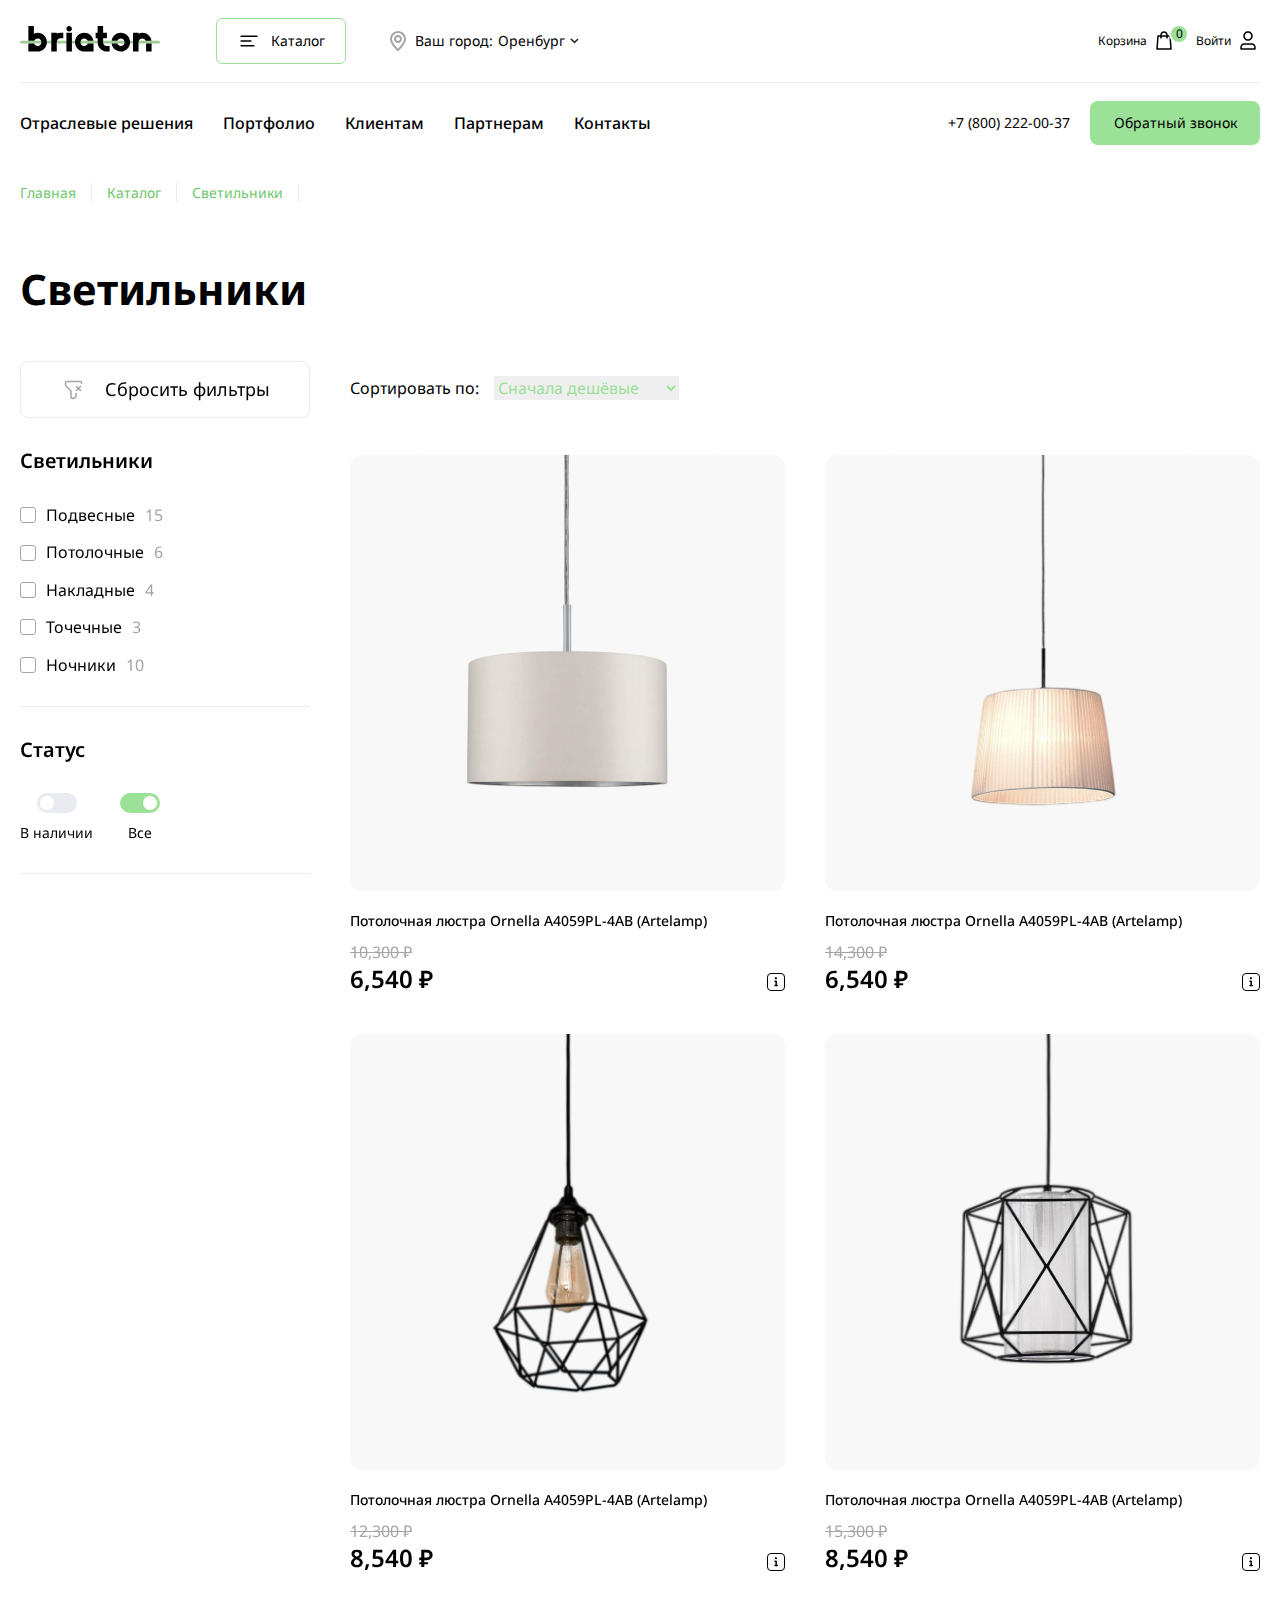
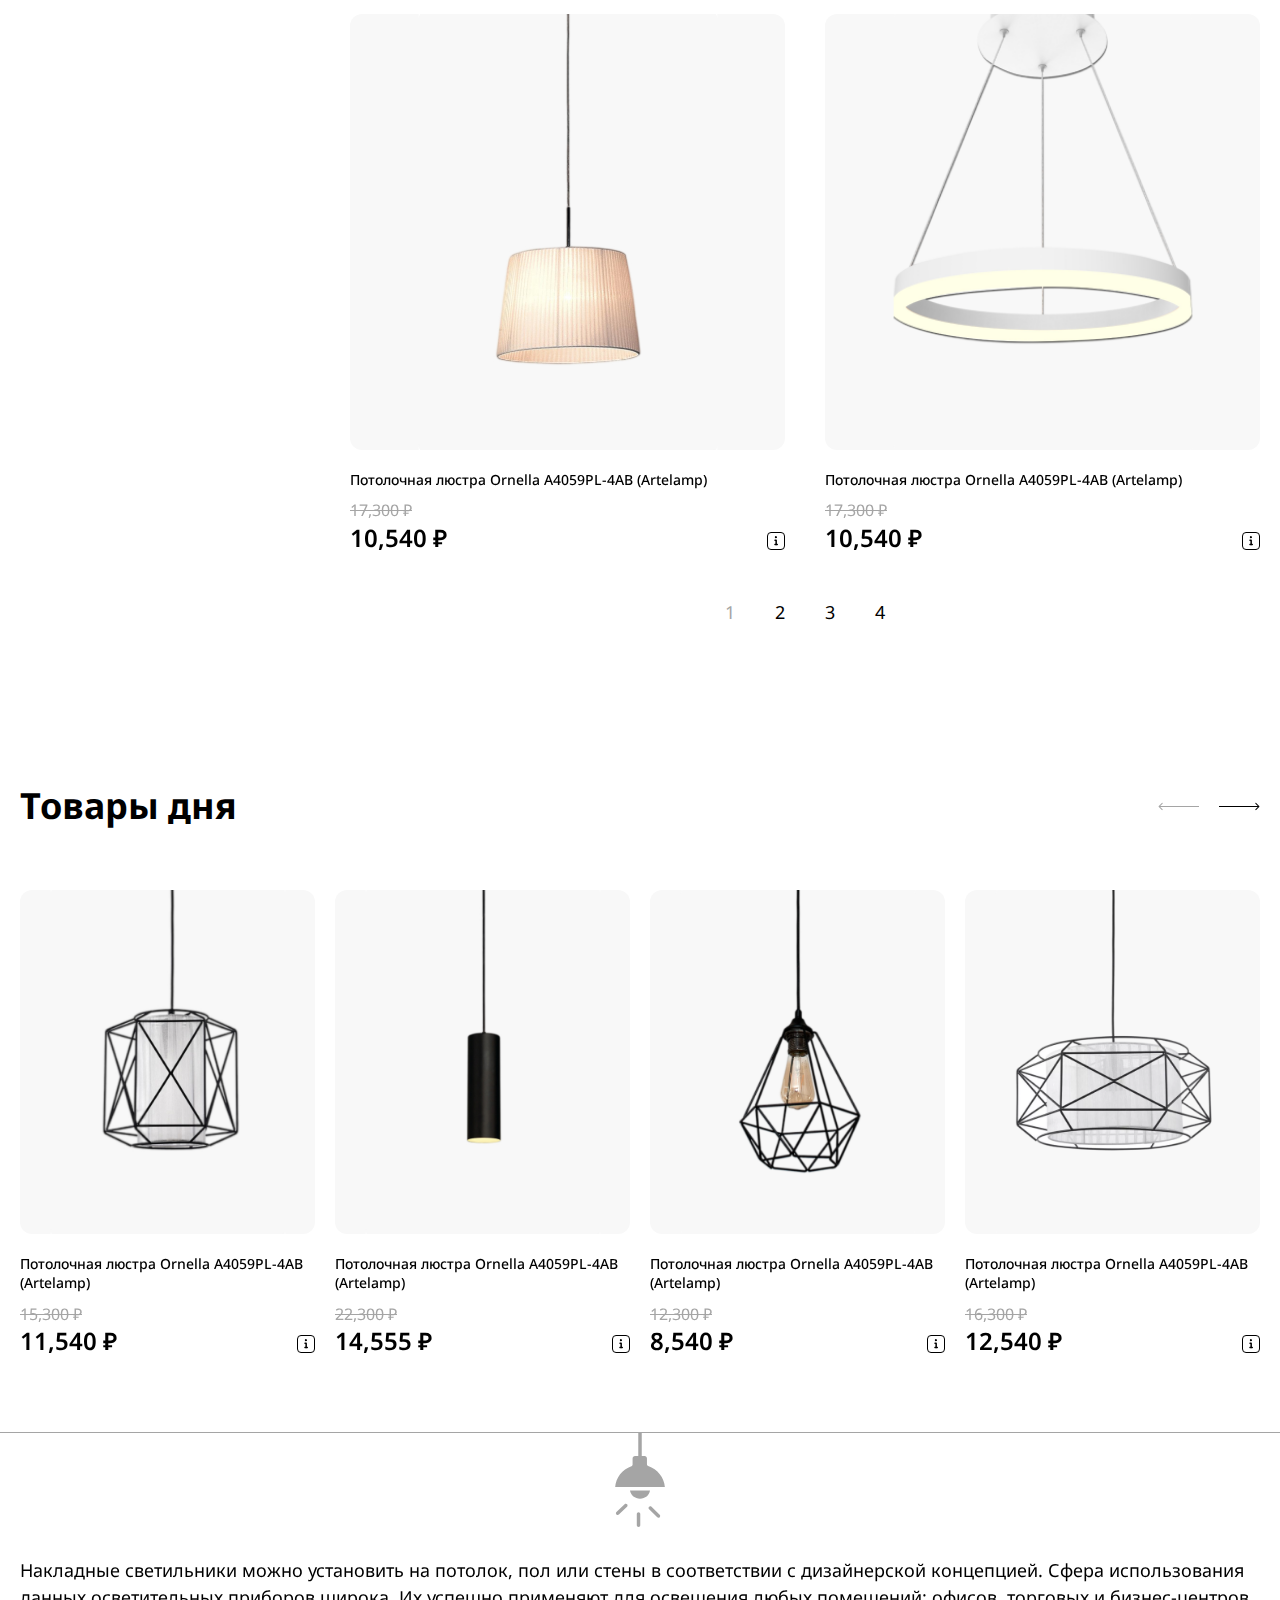
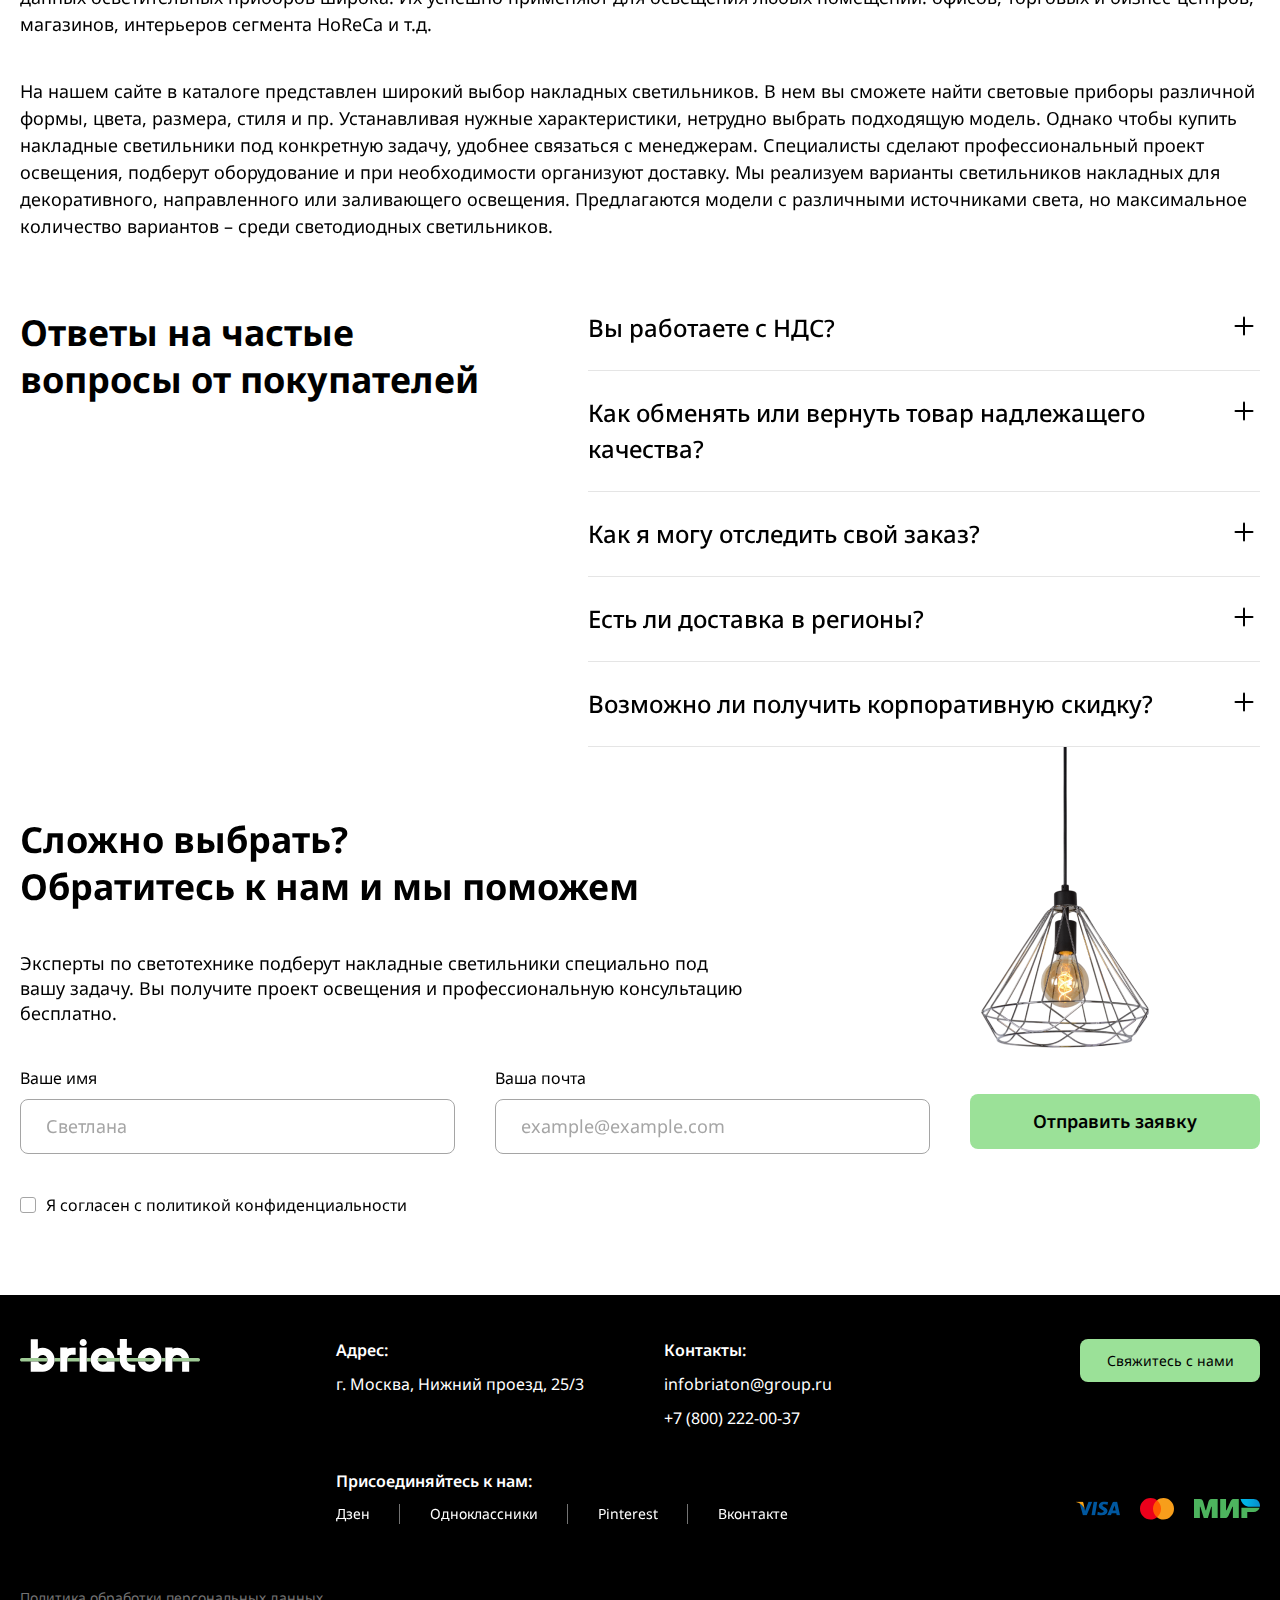
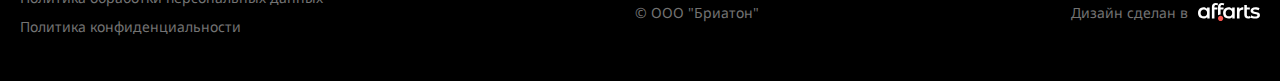
<file: index.html>
<!DOCTYPE html>
<html lang="ru">

<head>
  <meta charset="UTF-8">
  <meta name="viewport" content="width=device-width, initial-scale=1.0">
  <meta http-equiv="X-UA-Compatible" content="ie=edge">
  <link rel="stylesheet" href="css/style.css">
  <title>Каталог товаров - Briaton</title>
</head>

<body>
  <header class="header">
    <div class="container">

      <!-- Header - top -->
      <div class="header__top">
        <a href="#" class="header__logo-link">
          <svg class="header__logo" width="140" height="26" aria-hidden="true">
            <use xlink:href="images/sprite.svg#icon-logo"></use>
          </svg>
        </a>
        <button class="header__catalog-btn" type="button">
          <svg class="header__logo" width="24" height="24" aria-hidden="true">
            <use xlink:href="images/sprite.svg#icon-menu"></use>
          </svg>
          <span class="header__catalog-text">Каталог</span>
        </button>

        <!-- Location -->
        <div class="header__location location">
          <svg class="location__icon" width="24" height="24" aria-hidden="true">
            <use xlink:href="images/sprite.svg#icon-location"></use>
          </svg>
          <span class="location__text">Ваш город:</span>
          <button class="location__city" type="button">
            <span class="location__city-name">Оренбург</span>
            <svg class="location__arrow" width="9" height="6" aria-hidden="true">
              <use xlink:href="images/sprite.svg#icon-arrow-bottom"></use>
            </svg>
          </button>
          <ul class="location__sublist">
            <li class="location__subitem">
              <button class="location__sublink" type="button">Москва</button>
            </li>
            <li class="location__subitem">
              <button class="location__sublink" type="button">Оренбург</button>
            </li>
            <li class="location__subitem">
              <button class="location__sublink" type="button">Санкт-Петербург</button>
            </li>
          </ul>
        </div>

        <!-- User list -->
        <ul class="header__user-list">
          <li class="header__user-item">
            <button class="header__user-btn" type="button">
              <span class="header__user-text">Корзина</span>
              <svg class="header__user-icon" width="24" height="24" aria-hidden="true">
                <use xlink:href="images/sprite.svg#icon-basket"></use>
              </svg>
              <span class="header__user-count">2</span>
            </button>

            <!-- Basket -->
            <div class="header__basket basket">
              <ul class="basket__list">
                <!--
              <li class="basket__item">
                <div class="basket__img">
                  <img src="images/item-1.png" alt="Фотография товара" height="60" width="60">
                </div>
                <span class="basket__name">Citilux Идальго CL434321 Бра с выключателем</span>
                <span class="basket__price">5690 руб</span>
                <button class="basket__item-close" type="button">
                  <svg class="main-menu__icon" width="24" height="24" aria-hidden="true">
                    <use xlink:href="images/sprite.svg#icon-close"></use>
                  </svg>
                </button>
              </li>
               -->
              </ul>
              <!-- <a class="basket__link btn" href="#">Перейти к оформлению</a> -->
              <div class="basket__empty-block">Корзина пока пуста</div>
            </div>
          </li>
          <li class="header__user-item">
            <button class="header__user-btn" type="button">
              <span class="header__user-text">Войти</span>
              <svg class="header__user-icon" width="24" height="24" aria-hidden="true">
                <use xlink:href="images/sprite.svg#icon-user"></use>
              </svg>
            </button>
          </li>
        </ul>
      </div>

      <!-- Header - bottom -->
      <div class="header__bottom">
        <ul class="header__nav-list">
          <li class="header__nav-item">
            <a class="header__nav-link" href="#">Отраслевые решения</a>
          </li>
          <li class="header__nav-item">
            <a class="header__nav-link" href="#">Портфолио</a>
          </li>
          <li class="header__nav-item">
            <a class="header__nav-link" href="#">Клиентам</a>
          </li>
          <li class="header__nav-item">
            <a class="header__nav-link" href="#">Партнерам</a>
          </li>
          <li class="header__nav-item">
            <a class="header__nav-link" href="#">Контакты</a>
          </li>
        </ul>
        <div class="header__contacts">
          <a href="tel:+78002220037" class="header__phone">+7 (800) 222-00-37</a>
          <button class="header__btn btn" type="button">Обратный звонок</button>
        </div>
      </div>

      <!-- Catalog -->
      <div class="header__catalog main-menu">
        <div class="main-menu__wrapper">
          <div class="main-menu__heading">
            <h2 class="main-menu__title">Категории товаров</h2>
            <button class="main-menu__close" type="button">
              <svg class="main-menu__icon" width="24" height="24" aria-hidden="true">
                <use xlink:href="images/sprite.svg#icon-close"></use>
              </svg>
            </button>
          </div>
          <ul class="main-menu__list">
            <li class="main-menu__item">
              <a class="main-menu__link" href="#">Люстры</a>
            </li>
            <li class="main-menu__item">
              <a class="main-menu__link main-menu__link--active" href="#">Светильники</a>
            </li>
            <li class="main-menu__item">
              <a class="main-menu__link" href="#">Бра и подсветки</a>
            </li>
            <li class="main-menu__item">
              <a class="main-menu__link" href="#">Споты</a>
            </li>
            <li class="main-menu__item">
              <a class="main-menu__link" href="#">Настольные лампы</a>
            </li>
            <li class="main-menu__item">
              <a class="main-menu__link" href="#">Торшеры</a>
            </li>
            <li class="main-menu__item">
              <a class="main-menu__link" href="#">Трековые системы</a>
            </li>
            <li class="main-menu__item">
              <a class="main-menu__link" href="#">Уличное освещение</a>
            </li>
            <li class="main-menu__item">
              <a class="main-menu__link" href="#">Офисное освещение</a>
            </li>
            <li class="main-menu__item">
              <a class="main-menu__link" href="#">Лампочки</a>
            </li>
            <li class="main-menu__item">
              <a class="main-menu__link" href="#">Светодиоидная подсветка</a>
            </li>
            <li class="main-menu__item">
              <a class="main-menu__link" href="#">Предметы инерьера</a>
            </li>
            <li class="main-menu__item">
              <a class="main-menu__link" href="#">Электротовары</a>
            </li>
            <li class="main-menu__item">
              <a class="main-menu__link" href="#">Комплектующие</a>
            </li>
          </ul>
        </div>
      </div>
    </div>
  </header>

  <main>
    <!-- Breadcrumbs -->
    <div class="breadcrumbs">
      <div class="container">
        <ul class="breadcrumbs__list">
          <li class="breadcrumbs__item">
            <a class="breadcrumbs__link" href="#">Главная</a>
          </li>
          <li class="breadcrumbs__item">
            <a class="breadcrumbs__link" href="#">Каталог</a>
          </li>
          <li class="breadcrumbs__item">
            <a class="breadcrumbs__link" href="#">Светильники</a>
          </li>
        </ul>
      </div>
    </div>

    <section class="catalog">
      <div class="container">
        <h1 class="catalog__title">Светильники</h1>
        <div class="catalog__wrapper">
          <form action="#" method="get" class="catalog-form">
            <button class="catalog-form__reset" type="reset">
              <svg width="24" height="24" aria-hidden="true">
                <use xlink:href="images/sprite.svg#icon-filter"></use>
              </svg>
              <span class="catalog-form__reset-text">Сбросить фильтры</span>
            </button>
            <fieldset class="catalog-form__fieldset">
              <legend class="catalog-form__legend">Светильники</legend>
              <ul class="catalog-form__list-col">
                <li class="catalog-form__item-col">
                  <div class="custom-checkbox custom-checkbox--pendant">
                    <input class="visually-hidden custom-checkbox__field" id="pendant" type="checkbox" name="type"
                      value="pendant">
                    <label class="custom-checkbox__label" for="pendant">
                      <span class="custom-checkbox__name">
                        Подвесные
                      </span>
                      <svg class="custom-checkbox__icon" width="10" height="10" aria-hidden="true">
                        <use xlink:href="images/sprite.svg#icon-check"></use>
                      </svg>
                      <span class="custom-checkbox__count">158</span>
                    </label>
                  </div>
                </li>
                <li class="catalog-form__item-col">
                  <div class="custom-checkbox custom-checkbox--ceiling">
                    <input class="visually-hidden custom-checkbox__field" id="ceiling" type="checkbox" name="type"
                      value="ceiling">
                    <label class="custom-checkbox__label" for="ceiling">
                      <span class="custom-checkbox__name">
                        Потолочные
                      </span>
                      <svg class="custom-checkbox__icon" width="10" height="10" aria-hidden="true">
                        <use xlink:href="images/sprite.svg#icon-check"></use>
                      </svg>
                      <span class="custom-checkbox__count">118</span>
                    </label>
                  </div>
                </li>
                <li class="catalog-form__item-col">
                  <div class="custom-checkbox custom-checkbox--overhead">
                    <input class="visually-hidden custom-checkbox__field" id="overhead" type="checkbox" name="type"
                      value="overhead">
                    <label class="custom-checkbox__label" for="overhead">
                      <span class="custom-checkbox__name">
                        Накладные
                      </span>
                      <svg class="custom-checkbox__icon" width="10" height="10" aria-hidden="true">
                        <use xlink:href="images/sprite.svg#icon-check"></use>
                      </svg>
                      <span class="custom-checkbox__count">463</span>
                    </label>
                  </div>
                </li>
                <li class="catalog-form__item-col">
                  <div class="custom-checkbox custom-checkbox--point">
                    <input class="visually-hidden custom-checkbox__field" id="point" type="checkbox" name="type"
                      value="point">
                    <label class="custom-checkbox__label" for="point">
                      <span class="custom-checkbox__name">
                        Точечные
                      </span>
                      <svg class="custom-checkbox__icon" width="10" height="10" aria-hidden="true">
                        <use xlink:href="images/sprite.svg#icon-check"></use>
                      </svg>
                      <span class="custom-checkbox__count">158</span>
                    </label>
                  </div>
                </li>
                <li class="catalog-form__item-col">
                  <div class="custom-checkbox custom-checkbox--nightlights">
                    <input class="visually-hidden custom-checkbox__field" id="nightlights" type="checkbox" name="type"
                      value="nightlights">
                    <label class="custom-checkbox__label" for="nightlights">
                      <span class="custom-checkbox__name">
                        Ночники
                      </span>
                      <svg class="custom-checkbox__icon" width="10" height="10" aria-hidden="true">
                        <use xlink:href="images/sprite.svg#icon-check"></use>
                      </svg>
                      <span class="custom-checkbox__count">118</span>
                    </label>
                  </div>
                </li>
              </ul>
            </fieldset>
            <fieldset class="catalog-form__fieldset">
              <legend class="catalog-form__legend">Статус</legend>
              <ul class="catalog-form__list-row">
                <li class="catalog-form__item-row">
                  <div class="custom-radio">
                    <input class="visually-hidden custom-radio__field" id="instock" type="radio" name="status"
                      value="instock">
                    <label class="custom-radio__label" for="instock">
                      <span class="custom-radio__toggle"></span>
                      <span class="custom-radio__text">В наличии</span>
                    </label>
                  </div>
                </li>
                <li class="catalog-form__item-row">
                  <div class="custom-radio">
                    <input class="visually-hidden custom-radio__field" id="all-item" type="radio" name="status"
                      value="all-item" checked>
                    <label class="custom-radio__label" for="all-item">
                      <span class="custom-radio__toggle"></span>
                      <span class="custom-radio__text">Все</span>
                    </label>
                  </div>
                </li>
              </ul>
            </fieldset>
          </form>
          <div class="catalog__products">
            <div class="catalog__sort">
              <p class="catalog__sort-text">Сортировать по:</p>
              <select class="catalog__sort-select" name="sort">
                <option value="price-min">Сначала дешёвые</option>
                <option value="price-max">Сначала дорогие</option>
                <option value="rating-max">Сначала популярные</option>
              </select>
            </div>
            <ul class="catalog__list">
              <li class="catalog__item">
                <div class="product-card">
                  <div class="product-card__visual">
                    <img class="product-card__img" src="images/item-1.png" height="436" width="290"
                      alt="Изображение товара">
                    <div class="product-card__more">
                      <a href="#" class="product-card__link btn btn--icon">
                        <span class="btn__text">В корзину</span>
                        <svg width="24" height="24" aria-hidden="true">
                          <use xlink:href="images/sprite.svg#icon-basket"></use>
                        </svg>
                      </a>
                      <a href="#" class="product-card__link btn btn--secondary">
                        <span class="btn__text">Подробнее</span>
                      </a>
                    </div>
                  </div>
                  <div class="product-card__info">
                    <h2 class="product-card__title">Потолочная люстра Ornella A4059PL-4AB (Artelamp)</h2>
                    <span class="product-card__old">
                      <span class="product-card__old-number">15 300</span>
                      <span class="product-card__old-add">₽</span>
                    </span>
                    <span class="product-card__price">
                      <span class="product-card__price-number">11 540</span>
                      <span class="product-card__price-add">₽</span>
                    </span>
                    <div class="product-card__tooltip tooltip">
                      <button class="tooltip__btn" aria-label="Показать подсказку">
                        <svg class="tooltip__icon" width="5" height="10" aria-hidden="true">
                          <use xlink:href="images/sprite.svg#icon-i"></use>
                        </svg>
                      </button>
                      <div class="tooltip__content">
                        <span class="tooltip__text">Наличие товара по городам:</span>
                        <ul class="tooltip__list">
                          <li class="tooltip__item">
                            <span class="tooltip__text">Москва: <span class="tooltip__count">454</span></span>
                          </li>
                          <li class="tooltip__item">
                            <span class="tooltip__text">Оренбург: <span class="tooltip__count">381</span></span>
                          </li>
                          <li class="tooltip__item">
                            <span class="tooltip__text">Санкт-Петербург: <span class="tooltip__count">15</span></span>
                          </li>
                        </ul>
                      </div>
                    </div>
                  </div>
                </div>
              </li>
            </ul>
            <ol class="catalog__pagination">
              <li class="catalog__pagination-item">
                <button class="catalog__pagination-link">1</button>
              </li>
              <li class="catalog__pagination-item">
                <button class="catalog__pagination-link">2</button>
              </li>
              <li class="catalog__pagination-item">
                <button class="catalog__pagination-link">3</button>
              </li>
            </ol>
          </div>
        </div>
      </div>
    </section>

    <!-- Товары дня -->
    <section class="day-products">
      <div class="container">
        <div class="day-products__top">
          <h2 class="day-products__title">Товары дня</h2>

          <!-- Навигация для слайдера -->
          <div class="day-products__navigation">
            <button class="day-products__navigation-btn day-products__navigation-btn--prev" disabled type="button">
              <svg width="41" height="9" aria-hidden="true">
                <use xlink:href="images/sprite.svg#icon-arrow-prev"></use>
              </svg>
            </button>
            <button class="day-products__navigation-btn day-products__navigation-btn--next" type="button">
              <svg width="41" height="9" aria-hidden="true">
                <use xlink:href="images/sprite.svg#icon-arrow-next"></use>
              </svg>
            </button>
          </div>
        </div>

        <!-- Слайдер -->
        <div class="day-products__slider swiper">
          <ul class="day-products__list swiper-wrapper">
            <li class="day-products__item">
              <div class="product-card product-card--small">
                <div class="product-card__visual">
                  <img class="product-card__img" src="images/item-7.png" height="344" width="290"
                    alt="Изображение товара">
                  <div class="product-card__more">
                    <a href="#" class="product-card__link btn btn--icon">
                      <span class="btn__text">В корзину</span>
                      <svg width="24" height="24" aria-hidden="true">
                        <use xlink:href="images/sprite.svg#icon-basket"></use>
                      </svg>
                    </a>
                    <a href="#" class="product-card__link btn btn--secondary">
                      <span class="btn__text">Подробнее</span>
                    </a>
                  </div>
                </div>
                <div class="product-card__info">
                  <h2 class="product-card__title">Потолочная люстра Ornella A4059PL-4AB (Artelamp)</h2>
                  <span class="product-card__old">
                    <span class="product-card__old-number">15 300</span>
                    <span class="product-card__old-add">₽</span>
                  </span>
                  <span class="product-card__price">
                    <span class="product-card__price-number">11 540</span>
                    <span class="product-card__price-add">₽</span>
                  </span>
                  <div class="product-card__tooltip tooltip">
                    <button class="tooltip__btn" aria-label="Показать подсказку">
                      <svg class="tooltip__icon" width="5" height="10" aria-hidden="true">
                        <use xlink:href="images/sprite.svg#icon-i"></use>
                      </svg>
                    </button>
                    <div class="tooltip__content">
                      <span class="tooltip__text">Наличие товара по городам:</span>
                      <ul class="tooltip__list">
                        <li class="tooltip__item">
                          <span class="tooltip__text">Москва: <span class="tooltip__count">454</span></span>
                        </li>
                        <li class="tooltip__item">
                          <span class="tooltip__text">Оренбург: <span class="tooltip__count">381</span></span>
                        </li>
                        <li class="tooltip__item">
                          <span class="tooltip__text">Санкт-Петербург: <span class="tooltip__count">15</span></span>
                        </li>
                      </ul>
                    </div>
                  </div>
                </div>
              </div>
            </li>
          </ul>
        </div>
      </div>
    </section>

    <!-- Описание компании -->
    <section class="description">
      <div class="container">
        <svg class="description__lamp" width="94" height="94" aria-hidden="true">
          <use xlink:href="images/sprite.svg#icon-lamp"></use>
        </svg>
        <h2 class="visually-hidden">Описание магазина</h2>
        <div class="description__texts">
          <p>Накладные светильники можно установить на потолок, пол или стены в соответствии с дизайнерской концепцией.
            Сфера использования данных осветительных приборов широка. Их успешно применяют для освещения любых
            помещений: офисов, торговых и бизнес-центров, магазинов, интерьеров сегмента HoReCa и т.д.
          </p>
          <p>На нашем сайте в каталоге представлен широкий выбор накладных светильников. В нем вы сможете найти световые
            приборы различной формы, цвета, размера, стиля и пр. Устанавливая нужные характеристики, нетрудно выбрать
            подходящую модель. Однако чтобы купить накладные светильники под конкретную задачу, удобнее связаться с
            менеджерам. Специалисты сделают профессиональный проект освещения, подберут оборудование и при необходимости
            организуют доставку. Мы реализуем варианты светильников накладных для декоративного, направленного или
            заливающего освещения. Предлагаются модели с различными источниками света, но максимальное количество
            вариантов – среди светодиодных светильников.</p>
        </div>
      </div>
    </section>

    <!-- FAQ -->
    <section class="faq">
      <div class="container">
        <div class="faq__wrapper">
          <h2 class="faq__title">Ответы на частые вопросы от покупателей</h2>
          <div class="faq__accordion accordion">
            <div class="accordion__element">
              <button class="accordion__btn" type="button">
                <span class="accordion__btn-text">Вы работаете с НДС?</span>
                <span class="accordion__btn-icon"></span>
              </button>
              <div class="accordion__content">
                <div class="accordion__inner">
                  <div class="accordion__text">
                    <p>Вы можете отказаться от покупки. Товар должен быть надлежащего качества. Убедитесь, что сохранён
                      товарный вид, потребительские свойства, а также имеется документ, подтверждающий покупку товара,
                      на товаре отсутствуют следы сборки, ухудшающие его товарный вид.</p>
                    <p>Обращаем Ваше внимание, что расходы на доставку товара в случае возврата или обмена товара
                      надлежащего качества несет Покупатель.</p>
                  </div>
                </div>
              </div>
            </div>
            <div class="accordion__element">
              <button class="accordion__btn" type="button">
                <span class="accordion__btn-text">Как обменять или вернуть товар надлежащего качества?</span>
                <span class="accordion__btn-icon"></span>
              </button>
              <div class="accordion__content">
                <div class="accordion__inner">
                  <div class="accordion__text">
                    <p>Вы можете отказаться от покупки. Товар должен быть надлежащего качества. Убедитесь, что сохранён
                      товарный вид, потребительские свойства, а также имеется документ, подтверждающий покупку товара,
                      на товаре отсутствуют следы сборки, ухудшающие его товарный вид.</p>
                    <p>Обращаем Ваше внимание, что расходы на доставку товара в случае возврата или обмена товара
                      надлежащего качества несет Покупатель.</p>
                  </div>
                </div>
              </div>
            </div>
            <div class="accordion__element">
              <button class="accordion__btn" type="button">
                <span class="accordion__btn-text">Как я могу отследить свой заказ?</span>
                <span class="accordion__btn-icon"></span>
              </button>
              <div class="accordion__content">
                <div class="accordion__inner">
                  <div class="accordion__text">
                    <p>Вы можете отказаться от покупки. Товар должен быть надлежащего качества. Убедитесь, что сохранён
                      товарный вид, потребительские свойства, а также имеется документ, подтверждающий покупку товара,
                      на товаре отсутствуют следы сборки, ухудшающие его товарный вид.</p>
                    <p>Обращаем Ваше внимание, что расходы на доставку товара в случае возврата или обмена товара
                      надлежащего качества несет Покупатель.</p>
                  </div>
                </div>
              </div>
            </div>
            <div class="accordion__element">
              <button class="accordion__btn" type="button">
                <span class="accordion__btn-text">Есть ли доставка в регионы?</span>
                <span class="accordion__btn-icon"></span>
              </button>
              <div class="accordion__content">
                <div class="accordion__inner">
                  <div class="accordion__text">
                    <p>Вы можете отказаться от покупки. Товар должен быть надлежащего качества. Убедитесь, что сохранён
                      товарный вид, потребительские свойства, а также имеется документ, подтверждающий покупку товара,
                      на товаре отсутствуют следы сборки, ухудшающие его товарный вид.</p>
                    <p>Обращаем Ваше внимание, что расходы на доставку товара в случае возврата или обмена товара
                      надлежащего качества несет Покупатель.</p>
                  </div>
                </div>
              </div>
            </div>
            <div class="accordion__element">
              <button class="accordion__btn" type="button">
                <span class="accordion__btn-text">Возможно ли получить корпоративную скидку?</span>
                <span class="accordion__btn-icon"></span>
              </button>
              <div class="accordion__content">
                <div class="accordion__inner">
                  <div class="accordion__text">
                    <p>Вы можете отказаться от покупки. Товар должен быть надлежащего качества. Убедитесь, что сохранён
                      товарный вид, потребительские свойства, а также имеется документ, подтверждающий покупку товара,
                      на товаре отсутствуют следы сборки, ухудшающие его товарный вид.</p>
                    <p>Обращаем Ваше внимание, что расходы на доставку товара в случае возврата или обмена товара
                      надлежащего качества несет Покупатель.</p>
                  </div>
                </div>
              </div>
            </div>
          </div>
        </div>
      </div>
    </section>

    <!-- Форма -->
    <section class="questions">
      <div class="container">
        <div class="questions__wrapper">
          <h2 class="questions__title">
            <span class="questions__title-text">Сложно выбрать?</span>
            <span class="questions__title-text">Обратитесь к нам и мы поможем</span>
          </h2>
          <img class="questions__img" src="images/lamp.png" width="253" height="319" alt="Фотография лампы">
          <p class="questions__text">Эксперты по светотехнике подберут накладные светильники специально под вашу задачу.
            Вы получите проект освещения и профессиональную консультацию бесплатно.</p>
          <form action="https://httpbin.org/post" method="POST" class="questions__form">
            <div class="questions__inner">
              <div class="custom-input">
                <label for="name" class="custom-input__label">Ваше имя</label>
                <input type="text" class="custom-input__field" id="name" placeholder="Светлана">
              </div>
              <div class="custom-input">
                <label for="email" class="custom-input__label">Ваша почта</label>
                <input type="email" class="custom-input__field" id="email" placeholder="example@example.com">
              </div>
              <button class="questions__btn btn btn--big" type="submit">Отправить заявку</button>
            </div>
            <div class="custom-checkbox">
              <input class="visually-hidden custom-checkbox__field" id="agree" type="checkbox" name="pendant">
              <label class="custom-checkbox__label" for="agree">
                <span class="custom-checkbox__name">Я согласен с политикой конфиденциальности</span>
                <svg class="custom-checkbox__icon" width="10" height="10" aria-hidden="true">
                  <use xlink:href="images/sprite.svg#icon-check"></use>
                </svg>
              </label>
            </div>
          </form>
        </div>
      </div>
    </section>
    <!-- Модально окно -->
    <div class="modal" id="modal-status">
      <div class="modal__content">
        <button class="modal__close" type="button">&times;</button>
        <p class="modal__text"></p>
      </div>
    </div>
  </main>

  <footer class="footer">
    <div class="container">
      <div class="footer__main">
        <a class="footer__logo-link" href="#">
          <svg class="footer__logo" width="180" height="33" aria-hidden="true">
            <use xlink:href="images/sprite.svg#icon-logo-black"></use>
          </svg>
        </a>
        <div class="footer__menu">
          <div class="footer__box">
            <div class="footer__contact">
              <span class="footer__name">Адрес:</span>
              <span class="footer__contact-link">г. Москва, Нижний проезд, 25/3</span>
            </div>
            <div class="footer__contact">
              <span class="footer__name">Контакты:</span>
              <a class="footer__contact-link" href="mailto:infobriaton@group.ru">infobriaton@group.ru</a>
              <a class="footer__contact-link" href="tel:+78002220037">+7 (800) 222-00-37</a>
            </div>
          </div>
          <div class="footer__social">
            <span class="footer__name">Присоединяйтесь к нам:</span>
            <ul class="footer__social-list">
              <li class="footer__social-item">
                <a class="footer__social-link" href="#">Дзен</a>
              </li>
              <li class="footer__social-item">
                <a class="footer__social-link" href="#">Одноклассники</a>
              </li>
              <li class="footer__social-item">
                <a class="footer__social-link" href="#">Pinterest</a>
              </li>
              <li class="footer__social-item">
                <a class="footer__social-link" href="#">Вконтакте</a>
              </li>
            </ul>
          </div>
        </div>
        <div class="footer__info">
          <button class="footer__btn btn">Свяжитесь с нами</button>
          <ul class="footer__cards">
            <li class="footer__card">
              <svg class="footer__logo" width="44" height="15" aria-hidden="true">
                <use xlink:href="images/sprite.svg#icon-visa"></use>
              </svg>
            </li>
            <li class="footer__card">
              <svg class="footer__logo" width="34" height="22" aria-hidden="true">
                <use xlink:href="images/sprite.svg#icon-mc"></use>
              </svg>
            </li>
            <li class="footer__card">
              <svg class="footer__logo" width="66" height="19" aria-hidden="true">
                <use xlink:href="images/sprite.svg#icon-mir"></use>
              </svg>
            </li>
          </ul>
        </div>
      </div>

      <div class="footer__bottom">
        <div class="footer__policy">
          <a class="footer__policy-link" href="#">Политика обработки персональных данных</a>
          <a class="footer__policy-link" href="#">Политика конфиденциальности</a>
        </div>
        <span class="footer__copyright">© ООО "Бриатон"</span>
        <a class="footer__develop" href="https://affarts.ru/">
          <span class="footer__develop-text">Дизайн сделан в</span>
          <svg class="footer__develop-logo" width="62" height="18" aria-hidden="true">
            <use xlink:href="images/sprite.svg#icon-affarts"></use>
          </svg>
        </a>
      </div>
    </div>
  </footer>
  
  <script src="./js/vendor/popprjs.min.js"></script>
  <script src="./js/vendor/tippy.min.js"></script>
  <script src="./js/vendor/swiper.js"></script>
  <script src="./js/vendor/just-validate.js"></script>
  <script src="./js/main.js" type="module"></script>
</body>

</html>
</file>
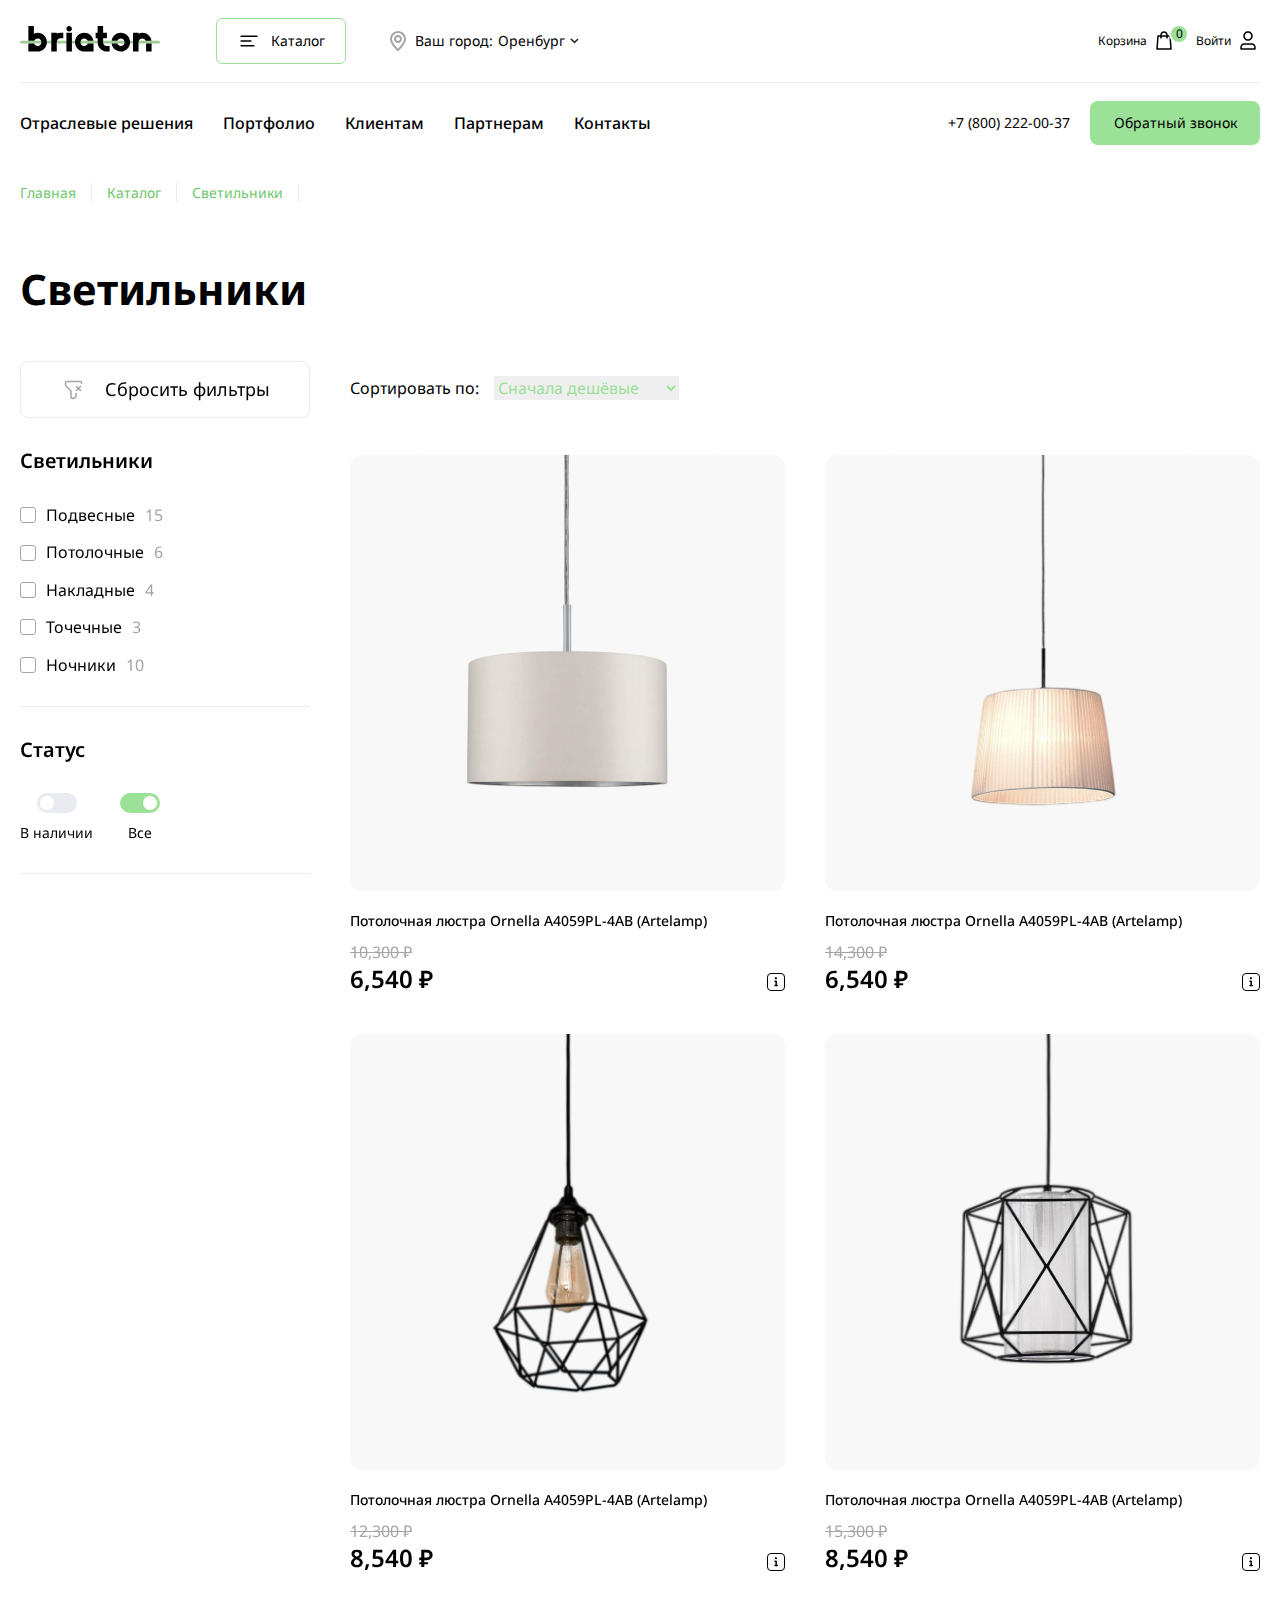
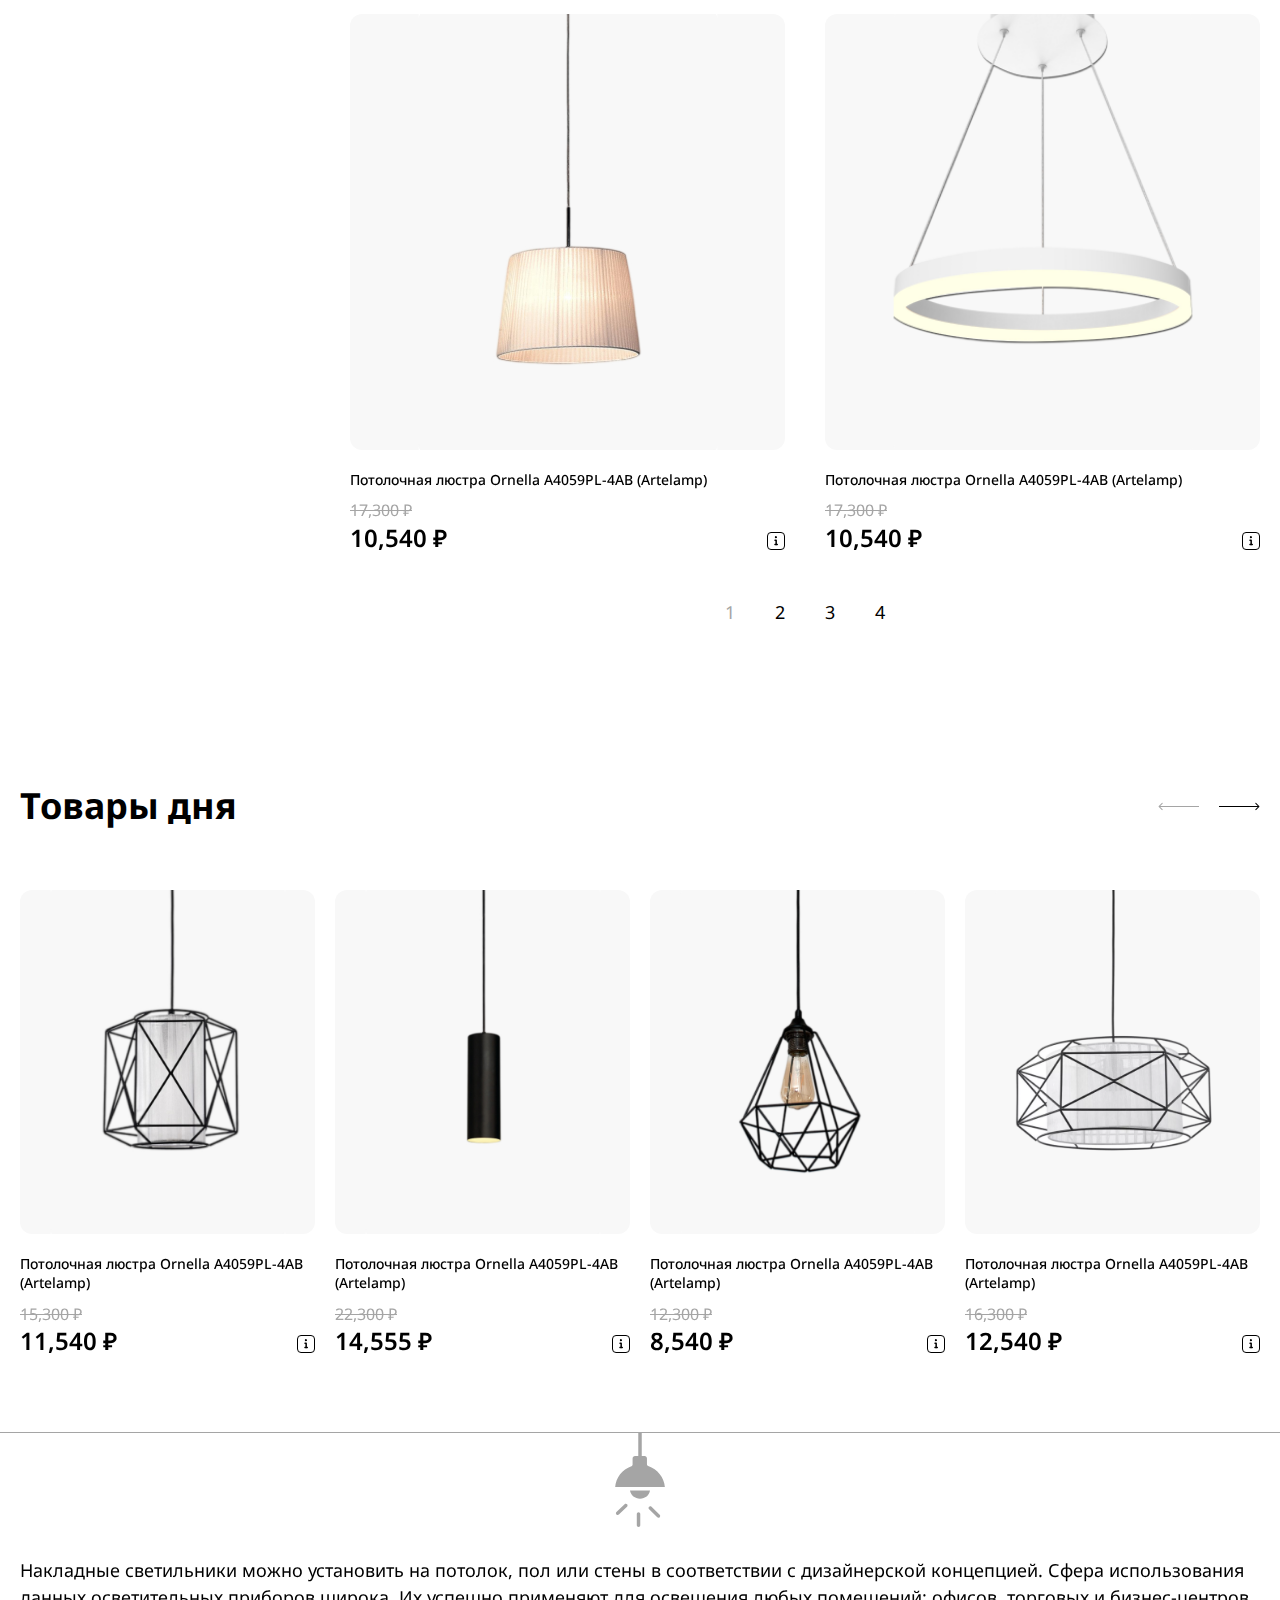
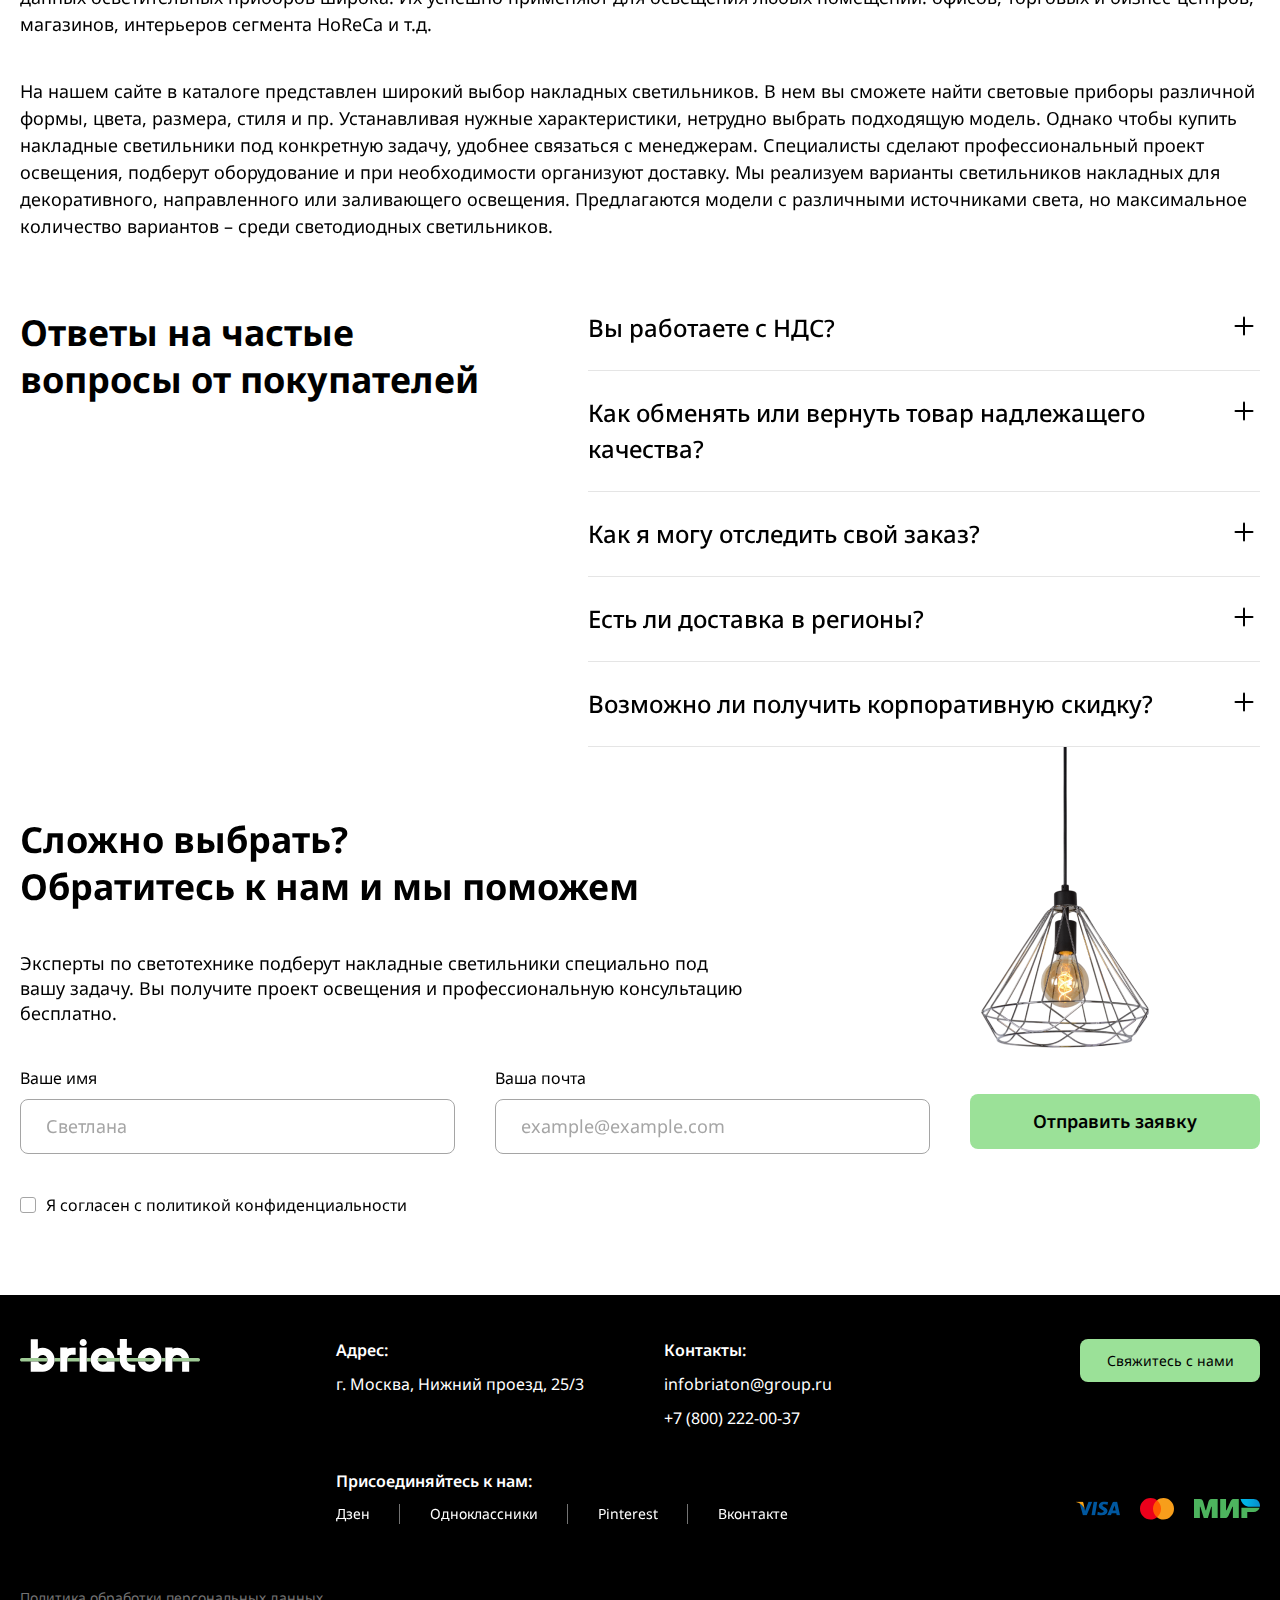
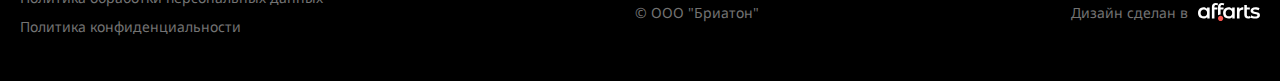
<file: catalog.html>
<!DOCTYPE html>
<html lang="ru">

<head>
  <meta charset="UTF-8">
  <meta name="viewport" content="width=device-width, initial-scale=1.0">
  <meta http-equiv="X-UA-Compatible" content="ie=edge">
  <link rel="stylesheet" href="css/style.css">
  <title>Каталог товаров - Briaton</title>
</head>

<body>
  <header class="header">
    <div class="container">

      <!-- Header - top -->
      <div class="header__top">
        <a href="#" class="header__logo-link">
          <svg class="header__logo" width="140" height="26" aria-hidden="true">
            <use xlink:href="images/sprite.svg#icon-logo"></use>
          </svg>
        </a>
        <button class="header__catalog-btn" type="button">
          <svg class="header__logo" width="24" height="24" aria-hidden="true">
            <use xlink:href="images/sprite.svg#icon-menu"></use>
          </svg>
          <span class="header__catalog-text">Каталог</span>
        </button>

        <!-- Location -->
        <div class="header__location location">
          <svg class="location__icon" width="24" height="24" aria-hidden="true">
            <use xlink:href="images/sprite.svg#icon-location"></use>
          </svg>
          <span class="location__text">Ваш город:</span>
          <button class="location__city" type="button">
            <span class="location__city-name">Оренбург</span>
            <svg class="location__arrow" width="9" height="6" aria-hidden="true">
              <use xlink:href="images/sprite.svg#icon-arrow-bottom"></use>
            </svg>
          </button>
          <ul class="location__sublist">
            <li class="location__subitem">
              <button class="location__sublink" type="button">Москва</button>
            </li>
            <li class="location__subitem">
              <button class="location__sublink" type="button">Оренбург</button>
            </li>
            <li class="location__subitem">
              <button class="location__sublink" type="button">Санкт-Петербург</button>
            </li>
          </ul>
        </div>

        <!-- User list -->
        <ul class="header__user-list">
          <li class="header__user-item">
            <button class="header__user-btn" type="button">
              <span class="header__user-text">Корзина</span>
              <svg class="header__user-icon" width="24" height="24" aria-hidden="true">
                <use xlink:href="images/sprite.svg#icon-basket"></use>
              </svg>
              <span class="header__user-count">2</span>
            </button>

            <!-- Basket -->
            <div class="header__basket basket">
              <ul class="basket__list">
                <!--
              <li class="basket__item">
                <div class="basket__img">
                  <img src="images/item-1.png" alt="Фотография товара" height="60" width="60">
                </div>
                <span class="basket__name">Citilux Идальго CL434321 Бра с выключателем</span>
                <span class="basket__price">5690 руб</span>
                <button class="basket__item-close" type="button">
                  <svg class="main-menu__icon" width="24" height="24" aria-hidden="true">
                    <use xlink:href="images/sprite.svg#icon-close"></use>
                  </svg>
                </button>
              </li>
               -->
              </ul>
              <!-- <a class="basket__link btn" href="#">Перейти к оформлению</a> -->
              <div class="basket__empty-block">Корзина пока пуста</div>
            </div>
          </li>
          <li class="header__user-item">
            <button class="header__user-btn" type="button">
              <span class="header__user-text">Войти</span>
              <svg class="header__user-icon" width="24" height="24" aria-hidden="true">
                <use xlink:href="images/sprite.svg#icon-user"></use>
              </svg>
            </button>
          </li>
        </ul>
      </div>

      <!-- Header - bottom -->
      <div class="header__bottom">
        <ul class="header__nav-list">
          <li class="header__nav-item">
            <a class="header__nav-link" href="#">Отраслевые решения</a>
          </li>
          <li class="header__nav-item">
            <a class="header__nav-link" href="#">Портфолио</a>
          </li>
          <li class="header__nav-item">
            <a class="header__nav-link" href="#">Клиентам</a>
          </li>
          <li class="header__nav-item">
            <a class="header__nav-link" href="#">Партнерам</a>
          </li>
          <li class="header__nav-item">
            <a class="header__nav-link" href="#">Контакты</a>
          </li>
        </ul>
        <div class="header__contacts">
          <a href="tel:+78002220037" class="header__phone">+7 (800) 222-00-37</a>
          <button class="header__btn btn" type="button">Обратный звонок</button>
        </div>
      </div>

      <!-- Catalog -->
      <div class="header__catalog main-menu">
        <div class="main-menu__wrapper">
          <div class="main-menu__heading">
            <h2 class="main-menu__title">Категории товаров</h2>
            <button class="main-menu__close" type="button">
              <svg class="main-menu__icon" width="24" height="24" aria-hidden="true">
                <use xlink:href="images/sprite.svg#icon-close"></use>
              </svg>
            </button>
          </div>
          <ul class="main-menu__list">
            <li class="main-menu__item">
              <a class="main-menu__link" href="#">Люстры</a>
            </li>
            <li class="main-menu__item">
              <a class="main-menu__link main-menu__link--active" href="#">Светильники</a>
            </li>
            <li class="main-menu__item">
              <a class="main-menu__link" href="#">Бра и подсветки</a>
            </li>
            <li class="main-menu__item">
              <a class="main-menu__link" href="#">Споты</a>
            </li>
            <li class="main-menu__item">
              <a class="main-menu__link" href="#">Настольные лампы</a>
            </li>
            <li class="main-menu__item">
              <a class="main-menu__link" href="#">Торшеры</a>
            </li>
            <li class="main-menu__item">
              <a class="main-menu__link" href="#">Трековые системы</a>
            </li>
            <li class="main-menu__item">
              <a class="main-menu__link" href="#">Уличное освещение</a>
            </li>
            <li class="main-menu__item">
              <a class="main-menu__link" href="#">Офисное освещение</a>
            </li>
            <li class="main-menu__item">
              <a class="main-menu__link" href="#">Лампочки</a>
            </li>
            <li class="main-menu__item">
              <a class="main-menu__link" href="#">Светодиоидная подсветка</a>
            </li>
            <li class="main-menu__item">
              <a class="main-menu__link" href="#">Предметы инерьера</a>
            </li>
            <li class="main-menu__item">
              <a class="main-menu__link" href="#">Электротовары</a>
            </li>
            <li class="main-menu__item">
              <a class="main-menu__link" href="#">Комплектующие</a>
            </li>
          </ul>
        </div>
      </div>
    </div>
  </header>

  <main>
    <!-- Breadcrumbs -->
    <div class="breadcrumbs">
      <div class="container">
        <ul class="breadcrumbs__list">
          <li class="breadcrumbs__item">
            <a class="breadcrumbs__link" href="#">Главная</a>
          </li>
          <li class="breadcrumbs__item">
            <a class="breadcrumbs__link" href="#">Каталог</a>
          </li>
          <li class="breadcrumbs__item">
            <a class="breadcrumbs__link" href="#">Светильники</a>
          </li>
        </ul>
      </div>
    </div>

    <section class="catalog">
      <div class="container">
        <h1 class="catalog__title">Светильники</h1>
        <div class="catalog__wrapper">
          <form action="#" method="get" class="catalog-form">
            <button class="catalog-form__reset" type="reset">
              <svg width="24" height="24" aria-hidden="true">
                <use xlink:href="images/sprite.svg#icon-filter"></use>
              </svg>
              <span class="catalog-form__reset-text">Сбросить фильтры</span>
            </button>
            <fieldset class="catalog-form__fieldset">
              <legend class="catalog-form__legend">Светильники</legend>
              <ul class="catalog-form__list-col">
                <li class="catalog-form__item-col">
                  <div class="custom-checkbox custom-checkbox--pendant">
                    <input class="visually-hidden custom-checkbox__field" id="pendant" type="checkbox" name="type"
                      value="pendant">
                    <label class="custom-checkbox__label" for="pendant">
                      <span class="custom-checkbox__name">
                        Подвесные
                      </span>
                      <svg class="custom-checkbox__icon" width="10" height="10" aria-hidden="true">
                        <use xlink:href="images/sprite.svg#icon-check"></use>
                      </svg>
                      <span class="custom-checkbox__count">158</span>
                    </label>
                  </div>
                </li>
                <li class="catalog-form__item-col">
                  <div class="custom-checkbox custom-checkbox--ceiling">
                    <input class="visually-hidden custom-checkbox__field" id="ceiling" type="checkbox" name="type"
                      value="ceiling">
                    <label class="custom-checkbox__label" for="ceiling">
                      <span class="custom-checkbox__name">
                        Потолочные
                      </span>
                      <svg class="custom-checkbox__icon" width="10" height="10" aria-hidden="true">
                        <use xlink:href="images/sprite.svg#icon-check"></use>
                      </svg>
                      <span class="custom-checkbox__count">118</span>
                    </label>
                  </div>
                </li>
                <li class="catalog-form__item-col">
                  <div class="custom-checkbox custom-checkbox--overhead">
                    <input class="visually-hidden custom-checkbox__field" id="overhead" type="checkbox" name="type"
                      value="overhead">
                    <label class="custom-checkbox__label" for="overhead">
                      <span class="custom-checkbox__name">
                        Накладные
                      </span>
                      <svg class="custom-checkbox__icon" width="10" height="10" aria-hidden="true">
                        <use xlink:href="images/sprite.svg#icon-check"></use>
                      </svg>
                      <span class="custom-checkbox__count">463</span>
                    </label>
                  </div>
                </li>
                <li class="catalog-form__item-col">
                  <div class="custom-checkbox custom-checkbox--point">
                    <input class="visually-hidden custom-checkbox__field" id="point" type="checkbox" name="type"
                      value="point">
                    <label class="custom-checkbox__label" for="point">
                      <span class="custom-checkbox__name">
                        Точечные
                      </span>
                      <svg class="custom-checkbox__icon" width="10" height="10" aria-hidden="true">
                        <use xlink:href="images/sprite.svg#icon-check"></use>
                      </svg>
                      <span class="custom-checkbox__count">158</span>
                    </label>
                  </div>
                </li>
                <li class="catalog-form__item-col">
                  <div class="custom-checkbox custom-checkbox--nightlights">
                    <input class="visually-hidden custom-checkbox__field" id="nightlights" type="checkbox" name="type"
                      value="nightlights">
                    <label class="custom-checkbox__label" for="nightlights">
                      <span class="custom-checkbox__name">
                        Ночники
                      </span>
                      <svg class="custom-checkbox__icon" width="10" height="10" aria-hidden="true">
                        <use xlink:href="images/sprite.svg#icon-check"></use>
                      </svg>
                      <span class="custom-checkbox__count">118</span>
                    </label>
                  </div>
                </li>
              </ul>
            </fieldset>
            <fieldset class="catalog-form__fieldset">
              <legend class="catalog-form__legend">Статус</legend>
              <ul class="catalog-form__list-row">
                <li class="catalog-form__item-row">
                  <div class="custom-radio">
                    <input class="visually-hidden custom-radio__field" id="instock" type="radio" name="status"
                      value="instock">
                    <label class="custom-radio__label" for="instock">
                      <span class="custom-radio__toggle"></span>
                      <span class="custom-radio__text">В наличии</span>
                    </label>
                  </div>
                </li>
                <li class="catalog-form__item-row">
                  <div class="custom-radio">
                    <input class="visually-hidden custom-radio__field" id="all-item" type="radio" name="status"
                      value="all-item" checked>
                    <label class="custom-radio__label" for="all-item">
                      <span class="custom-radio__toggle"></span>
                      <span class="custom-radio__text">Все</span>
                    </label>
                  </div>
                </li>
              </ul>
            </fieldset>
          </form>
          <div class="catalog__products">
            <div class="catalog__sort">
              <p class="catalog__sort-text">Сортировать по:</p>
              <select class="catalog__sort-select" name="sort">
                <option value="price-min">Сначала дешёвые</option>
                <option value="price-max">Сначала дорогие</option>
                <option value="rating-max">Сначала популярные</option>
              </select>
            </div>
            <ul class="catalog__list">
              <li class="catalog__item">
                <div class="product-card">
                  <div class="product-card__visual">
                    <img class="product-card__img" src="images/item-1.png" height="436" width="290"
                      alt="Изображение товара">
                    <div class="product-card__more">
                      <a href="#" class="product-card__link btn btn--icon">
                        <span class="btn__text">В корзину</span>
                        <svg width="24" height="24" aria-hidden="true">
                          <use xlink:href="images/sprite.svg#icon-basket"></use>
                        </svg>
                      </a>
                      <a href="#" class="product-card__link btn btn--secondary">
                        <span class="btn__text">Подробнее</span>
                      </a>
                    </div>
                  </div>
                  <div class="product-card__info">
                    <h2 class="product-card__title">Потолочная люстра Ornella A4059PL-4AB (Artelamp)</h2>
                    <span class="product-card__old">
                      <span class="product-card__old-number">15 300</span>
                      <span class="product-card__old-add">₽</span>
                    </span>
                    <span class="product-card__price">
                      <span class="product-card__price-number">11 540</span>
                      <span class="product-card__price-add">₽</span>
                    </span>
                    <div class="product-card__tooltip tooltip">
                      <button class="tooltip__btn" aria-label="Показать подсказку">
                        <svg class="tooltip__icon" width="5" height="10" aria-hidden="true">
                          <use xlink:href="images/sprite.svg#icon-i"></use>
                        </svg>
                      </button>
                      <div class="tooltip__content">
                        <span class="tooltip__text">Наличие товара по городам:</span>
                        <ul class="tooltip__list">
                          <li class="tooltip__item">
                            <span class="tooltip__text">Москва: <span class="tooltip__count">454</span></span>
                          </li>
                          <li class="tooltip__item">
                            <span class="tooltip__text">Оренбург: <span class="tooltip__count">381</span></span>
                          </li>
                          <li class="tooltip__item">
                            <span class="tooltip__text">Санкт-Петербург: <span class="tooltip__count">15</span></span>
                          </li>
                        </ul>
                      </div>
                    </div>
                  </div>
                </div>
              </li>
            </ul>
            <ol class="catalog__pagination">
              <li class="catalog__pagination-item">
                <button class="catalog__pagination-link">1</button>
              </li>
              <li class="catalog__pagination-item">
                <button class="catalog__pagination-link">2</button>
              </li>
              <li class="catalog__pagination-item">
                <button class="catalog__pagination-link">3</button>
              </li>
            </ol>
          </div>
        </div>
      </div>
    </section>

    <!-- Товары дня -->
    <section class="day-products">
      <div class="container">
        <div class="day-products__top">
          <h2 class="day-products__title">Товары дня</h2>

          <!-- Навигация для слайдера -->
          <div class="day-products__navigation">
            <button class="day-products__navigation-btn day-products__navigation-btn--prev" disabled type="button">
              <svg width="41" height="9" aria-hidden="true">
                <use xlink:href="images/sprite.svg#icon-arrow-prev"></use>
              </svg>
            </button>
            <button class="day-products__navigation-btn day-products__navigation-btn--next" type="button">
              <svg width="41" height="9" aria-hidden="true">
                <use xlink:href="images/sprite.svg#icon-arrow-next"></use>
              </svg>
            </button>
          </div>
        </div>

        <!-- Слайдер -->
        <div class="day-products__slider swiper">
          <ul class="day-products__list swiper-wrapper">
            <li class="day-products__item">
              <div class="product-card product-card--small">
                <div class="product-card__visual">
                  <img class="product-card__img" src="images/item-7.png" height="344" width="290"
                    alt="Изображение товара">
                  <div class="product-card__more">
                    <a href="#" class="product-card__link btn btn--icon">
                      <span class="btn__text">В корзину</span>
                      <svg width="24" height="24" aria-hidden="true">
                        <use xlink:href="images/sprite.svg#icon-basket"></use>
                      </svg>
                    </a>
                    <a href="#" class="product-card__link btn btn--secondary">
                      <span class="btn__text">Подробнее</span>
                    </a>
                  </div>
                </div>
                <div class="product-card__info">
                  <h2 class="product-card__title">Потолочная люстра Ornella A4059PL-4AB (Artelamp)</h2>
                  <span class="product-card__old">
                    <span class="product-card__old-number">15 300</span>
                    <span class="product-card__old-add">₽</span>
                  </span>
                  <span class="product-card__price">
                    <span class="product-card__price-number">11 540</span>
                    <span class="product-card__price-add">₽</span>
                  </span>
                  <div class="product-card__tooltip tooltip">
                    <button class="tooltip__btn" aria-label="Показать подсказку">
                      <svg class="tooltip__icon" width="5" height="10" aria-hidden="true">
                        <use xlink:href="images/sprite.svg#icon-i"></use>
                      </svg>
                    </button>
                    <div class="tooltip__content">
                      <span class="tooltip__text">Наличие товара по городам:</span>
                      <ul class="tooltip__list">
                        <li class="tooltip__item">
                          <span class="tooltip__text">Москва: <span class="tooltip__count">454</span></span>
                        </li>
                        <li class="tooltip__item">
                          <span class="tooltip__text">Оренбург: <span class="tooltip__count">381</span></span>
                        </li>
                        <li class="tooltip__item">
                          <span class="tooltip__text">Санкт-Петербург: <span class="tooltip__count">15</span></span>
                        </li>
                      </ul>
                    </div>
                  </div>
                </div>
              </div>
            </li>
          </ul>
        </div>
      </div>
    </section>

    <!-- Описание компании -->
    <section class="description">
      <div class="container">
        <svg class="description__lamp" width="94" height="94" aria-hidden="true">
          <use xlink:href="images/sprite.svg#icon-lamp"></use>
        </svg>
        <h2 class="visually-hidden">Описание магазина</h2>
        <div class="description__texts">
          <p>Накладные светильники можно установить на потолок, пол или стены в соответствии с дизайнерской концепцией.
            Сфера использования данных осветительных приборов широка. Их успешно применяют для освещения любых
            помещений: офисов, торговых и бизнес-центров, магазинов, интерьеров сегмента HoReCa и т.д.
          </p>
          <p>На нашем сайте в каталоге представлен широкий выбор накладных светильников. В нем вы сможете найти световые
            приборы различной формы, цвета, размера, стиля и пр. Устанавливая нужные характеристики, нетрудно выбрать
            подходящую модель. Однако чтобы купить накладные светильники под конкретную задачу, удобнее связаться с
            менеджерам. Специалисты сделают профессиональный проект освещения, подберут оборудование и при необходимости
            организуют доставку. Мы реализуем варианты светильников накладных для декоративного, направленного или
            заливающего освещения. Предлагаются модели с различными источниками света, но максимальное количество
            вариантов – среди светодиодных светильников.</p>
        </div>
      </div>
    </section>

    <!-- FAQ -->
    <section class="faq">
      <div class="container">
        <div class="faq__wrapper">
          <h2 class="faq__title">Ответы на частые вопросы от покупателей</h2>
          <div class="faq__accordion accordion">
            <div class="accordion__element">
              <button class="accordion__btn" type="button">
                <span class="accordion__btn-text">Вы работаете с НДС?</span>
                <span class="accordion__btn-icon"></span>
              </button>
              <div class="accordion__content">
                <div class="accordion__inner">
                  <div class="accordion__text">
                    <p>Вы можете отказаться от покупки. Товар должен быть надлежащего качества. Убедитесь, что сохранён
                      товарный вид, потребительские свойства, а также имеется документ, подтверждающий покупку товара,
                      на товаре отсутствуют следы сборки, ухудшающие его товарный вид.</p>
                    <p>Обращаем Ваше внимание, что расходы на доставку товара в случае возврата или обмена товара
                      надлежащего качества несет Покупатель.</p>
                  </div>
                </div>
              </div>
            </div>
            <div class="accordion__element">
              <button class="accordion__btn" type="button">
                <span class="accordion__btn-text">Как обменять или вернуть товар надлежащего качества?</span>
                <span class="accordion__btn-icon"></span>
              </button>
              <div class="accordion__content">
                <div class="accordion__inner">
                  <div class="accordion__text">
                    <p>Вы можете отказаться от покупки. Товар должен быть надлежащего качества. Убедитесь, что сохранён
                      товарный вид, потребительские свойства, а также имеется документ, подтверждающий покупку товара,
                      на товаре отсутствуют следы сборки, ухудшающие его товарный вид.</p>
                    <p>Обращаем Ваше внимание, что расходы на доставку товара в случае возврата или обмена товара
                      надлежащего качества несет Покупатель.</p>
                  </div>
                </div>
              </div>
            </div>
            <div class="accordion__element">
              <button class="accordion__btn" type="button">
                <span class="accordion__btn-text">Как я могу отследить свой заказ?</span>
                <span class="accordion__btn-icon"></span>
              </button>
              <div class="accordion__content">
                <div class="accordion__inner">
                  <div class="accordion__text">
                    <p>Вы можете отказаться от покупки. Товар должен быть надлежащего качества. Убедитесь, что сохранён
                      товарный вид, потребительские свойства, а также имеется документ, подтверждающий покупку товара,
                      на товаре отсутствуют следы сборки, ухудшающие его товарный вид.</p>
                    <p>Обращаем Ваше внимание, что расходы на доставку товара в случае возврата или обмена товара
                      надлежащего качества несет Покупатель.</p>
                  </div>
                </div>
              </div>
            </div>
            <div class="accordion__element">
              <button class="accordion__btn" type="button">
                <span class="accordion__btn-text">Есть ли доставка в регионы?</span>
                <span class="accordion__btn-icon"></span>
              </button>
              <div class="accordion__content">
                <div class="accordion__inner">
                  <div class="accordion__text">
                    <p>Вы можете отказаться от покупки. Товар должен быть надлежащего качества. Убедитесь, что сохранён
                      товарный вид, потребительские свойства, а также имеется документ, подтверждающий покупку товара,
                      на товаре отсутствуют следы сборки, ухудшающие его товарный вид.</p>
                    <p>Обращаем Ваше внимание, что расходы на доставку товара в случае возврата или обмена товара
                      надлежащего качества несет Покупатель.</p>
                  </div>
                </div>
              </div>
            </div>
            <div class="accordion__element">
              <button class="accordion__btn" type="button">
                <span class="accordion__btn-text">Возможно ли получить корпоративную скидку?</span>
                <span class="accordion__btn-icon"></span>
              </button>
              <div class="accordion__content">
                <div class="accordion__inner">
                  <div class="accordion__text">
                    <p>Вы можете отказаться от покупки. Товар должен быть надлежащего качества. Убедитесь, что сохранён
                      товарный вид, потребительские свойства, а также имеется документ, подтверждающий покупку товара,
                      на товаре отсутствуют следы сборки, ухудшающие его товарный вид.</p>
                    <p>Обращаем Ваше внимание, что расходы на доставку товара в случае возврата или обмена товара
                      надлежащего качества несет Покупатель.</p>
                  </div>
                </div>
              </div>
            </div>
          </div>
        </div>
      </div>
    </section>

    <!-- Форма -->
    <section class="questions">
      <div class="container">
        <div class="questions__wrapper">
          <h2 class="questions__title">
            <span class="questions__title-text">Сложно выбрать?</span>
            <span class="questions__title-text">Обратитесь к нам и мы поможем</span>
          </h2>
          <img class="questions__img" src="images/lamp.png" width="253" height="319" alt="Фотография лампы">
          <p class="questions__text">Эксперты по светотехнике подберут накладные светильники специально под вашу задачу.
            Вы получите проект освещения и профессиональную консультацию бесплатно.</p>
          <form action="https://httpbin.org/post" method="POST" class="questions__form">
            <div class="questions__inner">
              <div class="custom-input">
                <label for="name" class="custom-input__label">Ваше имя</label>
                <input type="text" class="custom-input__field" id="name" placeholder="Светлана">
              </div>
              <div class="custom-input">
                <label for="email" class="custom-input__label">Ваша почта</label>
                <input type="email" class="custom-input__field" id="email" placeholder="example@example.com">
              </div>
              <button class="questions__btn btn btn--big" type="submit">Отправить заявку</button>
            </div>
            <div class="custom-checkbox">
              <input class="visually-hidden custom-checkbox__field" id="agree" type="checkbox" name="pendant">
              <label class="custom-checkbox__label" for="agree">
                <span class="custom-checkbox__name">Я согласен с политикой конфиденциальности</span>
                <svg class="custom-checkbox__icon" width="10" height="10" aria-hidden="true">
                  <use xlink:href="images/sprite.svg#icon-check"></use>
                </svg>
              </label>
            </div>
          </form>
        </div>
      </div>
    </section>
    <!-- Модально окно -->
    <div class="modal" id="modal-status">
      <div class="modal__content">
        <button class="modal__close" type="button">&times;</button>
        <p class="modal__text"></p>
      </div>
    </div>
  </main>

  <footer class="footer">
    <div class="container">
      <div class="footer__main">
        <a class="footer__logo-link" href="#">
          <svg class="footer__logo" width="180" height="33" aria-hidden="true">
            <use xlink:href="images/sprite.svg#icon-logo-black"></use>
          </svg>
        </a>
        <div class="footer__menu">
          <div class="footer__box">
            <div class="footer__contact">
              <span class="footer__name">Адрес:</span>
              <span class="footer__contact-link">г. Москва, Нижний проезд, 25/3</span>
            </div>
            <div class="footer__contact">
              <span class="footer__name">Контакты:</span>
              <a class="footer__contact-link" href="mailto:infobriaton@group.ru">infobriaton@group.ru</a>
              <a class="footer__contact-link" href="tel:+78002220037">+7 (800) 222-00-37</a>
            </div>
          </div>
          <div class="footer__social">
            <span class="footer__name">Присоединяйтесь к нам:</span>
            <ul class="footer__social-list">
              <li class="footer__social-item">
                <a class="footer__social-link" href="#">Дзен</a>
              </li>
              <li class="footer__social-item">
                <a class="footer__social-link" href="#">Одноклассники</a>
              </li>
              <li class="footer__social-item">
                <a class="footer__social-link" href="#">Pinterest</a>
              </li>
              <li class="footer__social-item">
                <a class="footer__social-link" href="#">Вконтакте</a>
              </li>
            </ul>
          </div>
        </div>
        <div class="footer__info">
          <button class="footer__btn btn">Свяжитесь с нами</button>
          <ul class="footer__cards">
            <li class="footer__card">
              <svg class="footer__logo" width="44" height="15" aria-hidden="true">
                <use xlink:href="images/sprite.svg#icon-visa"></use>
              </svg>
            </li>
            <li class="footer__card">
              <svg class="footer__logo" width="34" height="22" aria-hidden="true">
                <use xlink:href="images/sprite.svg#icon-mc"></use>
              </svg>
            </li>
            <li class="footer__card">
              <svg class="footer__logo" width="66" height="19" aria-hidden="true">
                <use xlink:href="images/sprite.svg#icon-mir"></use>
              </svg>
            </li>
          </ul>
        </div>
      </div>

      <div class="footer__bottom">
        <div class="footer__policy">
          <a class="footer__policy-link" href="#">Политика обработки персональных данных</a>
          <a class="footer__policy-link" href="#">Политика конфиденциальности</a>
        </div>
        <span class="footer__copyright">© ООО "Бриатон"</span>
        <a class="footer__develop" href="https://affarts.ru/">
          <span class="footer__develop-text">Дизайн сделан в</span>
          <svg class="footer__develop-logo" width="62" height="18" aria-hidden="true">
            <use xlink:href="images/sprite.svg#icon-affarts"></use>
          </svg>
        </a>
      </div>
    </div>
  </footer>
  
  <script src="./js/vendor/popprjs.min.js"></script>
  <script src="./js/vendor/tippy.min.js"></script>
  <script src="./js/vendor/swiper.js"></script>
  <script src="./js/vendor/just-validate.js"></script>
  <script src="./js/main.js" type="module"></script>
</body>

</html>
</file>
<file: css/style.css>
/* Vendor */
/* ------------------------------------ */
/**
 * Swiper 11.1.14
 * Most modern mobile touch slider and framework with hardware accelerated transitions
 * https://swiperjs.com
 *
 * Copyright 2014-2024 Vladimir Kharlampidi
 *
 * Released under the MIT License
 *
 * Released on: September 12, 2024
 */
@font-face {
  font-family: swiper-icons;
  src: url("data:application/font-woff;charset=utf-8;base64, [base64]//wADZ2x5ZgAAAywAAADMAAAD2MHtryVoZWFkAAABbAAAADAAAAA2E2+eoWhoZWEAAAGcAAAAHwAAACQC9gDzaG10eAAAAigAAAAZAAAArgJkABFsb2NhAAAC0AAAAFoAAABaFQAUGG1heHAAAAG8AAAAHwAAACAAcABAbmFtZQAAA/gAAAE5AAACXvFdBwlwb3N0AAAFNAAAAGIAAACE5s74hXjaY2BkYGAAYpf5Hu/j+W2+MnAzMYDAzaX6QjD6/4//Bxj5GA8AuRwMYGkAPywL13jaY2BkYGA88P8Agx4j+/8fQDYfA1AEBWgDAIB2BOoAeNpjYGRgYNBh4GdgYgABEMnIABJzYNADCQAACWgAsQB42mNgYfzCOIGBlYGB0YcxjYGBwR1Kf2WQZGhhYGBiYGVmgAFGBiQQkOaawtDAoMBQxXjg/wEGPcYDDA4wNUA2CCgwsAAAO4EL6gAAeNpj2M0gyAACqxgGNWBkZ2D4/wMA+xkDdgAAAHjaY2BgYGaAYBkGRgYQiAHyGMF8FgYHIM3DwMHABGQrMOgyWDLEM1T9/w8UBfEMgLzE////P/5//f/V/xv+r4eaAAeMbAxwIUYmIMHEgKYAYjUcsDAwsLKxc3BycfPw8jEQA/[base64]/uznmfPFBNODM2K7MTQ45YEAZqGP81AmGGcF3iPqOop0r1SPTaTbVkfUe4HXj97wYE+yNwWYxwWu4v1ugWHgo3S1XdZEVqWM7ET0cfnLGxWfkgR42o2PvWrDMBSFj/IHLaF0zKjRgdiVMwScNRAoWUoH78Y2icB/yIY09An6AH2Bdu/UB+yxopYshQiEvnvu0dURgDt8QeC8PDw7Fpji3fEA4z/PEJ6YOB5hKh4dj3EvXhxPqH/SKUY3rJ7srZ4FZnh1PMAtPhwP6fl2PMJMPDgeQ4rY8YT6Gzao0eAEA409DuggmTnFnOcSCiEiLMgxCiTI6Cq5DZUd3Qmp10vO0LaLTd2cjN4fOumlc7lUYbSQcZFkutRG7g6JKZKy0RmdLY680CDnEJ+UMkpFFe1RN7nxdVpXrC4aTtnaurOnYercZg2YVmLN/d/gczfEimrE/fs/bOuq29Zmn8tloORaXgZgGa78yO9/cnXm2BpaGvq25Dv9S4E9+5SIc9PqupJKhYFSSl47+Qcr1mYNAAAAeNptw0cKwkAAAMDZJA8Q7OUJvkLsPfZ6zFVERPy8qHh2YER+3i/BP83vIBLLySsoKimrqKqpa2hp6+jq6RsYGhmbmJqZSy0sraxtbO3sHRydnEMU4uR6yx7JJXveP7WrDycAAAAAAAH//wACeNpjYGRgYOABYhkgZgJCZgZNBkYGLQZtIJsFLMYAAAw3ALgAeNolizEKgDAQBCchRbC2sFER0YD6qVQiBCv/H9ezGI6Z5XBAw8CBK/m5iQQVauVbXLnOrMZv2oLdKFa8Pjuru2hJzGabmOSLzNMzvutpB3N42mNgZGBg4GKQYzBhYMxJLMlj4GBgAYow/P/PAJJhLM6sSoWKfWCAAwDAjgbRAAB42mNgYGBkAIIbCZo5IPrmUn0hGA0AO8EFTQAA");
  font-weight: 400;
  font-style: normal;
}
:root {
  --swiper-theme-color:#007aff;
}

:host {
  position: relative;
  display: block;
  margin-left: auto;
  margin-right: auto;
  z-index: 1;
}

.swiper {
  margin-left: auto;
  margin-right: auto;
  position: relative;
  overflow: hidden;
  list-style: none;
  padding: 0;
  z-index: 1;
  display: block;
}

.swiper-vertical > .swiper-wrapper {
  flex-direction: column;
}

.swiper-wrapper {
  position: relative;
  width: 100%;
  height: 100%;
  z-index: 1;
  display: flex;
  transition-property: transform;
  transition-timing-function: var(--swiper-wrapper-transition-timing-function, initial);
  box-sizing: content-box;
}

.swiper-android .swiper-slide, .swiper-ios .swiper-slide, .swiper-wrapper {
  transform: translate3d(0px, 0, 0);
}

.swiper-horizontal {
  touch-action: pan-y;
}

.swiper-vertical {
  touch-action: pan-x;
}

.swiper-slide {
  flex-shrink: 0;
  width: 100%;
  height: 100%;
  position: relative;
  transition-property: transform;
  display: block;
}

.swiper-slide-invisible-blank {
  visibility: hidden;
}

.swiper-autoheight, .swiper-autoheight .swiper-slide {
  height: auto;
}

.swiper-autoheight .swiper-wrapper {
  align-items: flex-start;
  transition-property: transform, height;
}

.swiper-backface-hidden .swiper-slide {
  transform: translateZ(0);
  backface-visibility: hidden;
}

.swiper-3d.swiper-css-mode .swiper-wrapper {
  perspective: 1200px;
}

.swiper-3d .swiper-wrapper {
  transform-style: preserve-3d;
}

.swiper-3d {
  perspective: 1200px;
}

.swiper-3d .swiper-cube-shadow, .swiper-3d .swiper-slide {
  transform-style: preserve-3d;
}

.swiper-css-mode > .swiper-wrapper {
  overflow: auto;
  scrollbar-width: none;
  -ms-overflow-style: none;
}

.swiper-css-mode > .swiper-wrapper::-webkit-scrollbar {
  display: none;
}

.swiper-css-mode > .swiper-wrapper > .swiper-slide {
  scroll-snap-align: start start;
}

.swiper-css-mode.swiper-horizontal > .swiper-wrapper {
  scroll-snap-type: x mandatory;
}

.swiper-css-mode.swiper-vertical > .swiper-wrapper {
  scroll-snap-type: y mandatory;
}

.swiper-css-mode.swiper-free-mode > .swiper-wrapper {
  scroll-snap-type: none;
}

.swiper-css-mode.swiper-free-mode > .swiper-wrapper > .swiper-slide {
  scroll-snap-align: none;
}

.swiper-css-mode.swiper-centered > .swiper-wrapper::before {
  content: "";
  flex-shrink: 0;
  order: 9999;
}

.swiper-css-mode.swiper-centered > .swiper-wrapper > .swiper-slide {
  scroll-snap-align: center center;
  scroll-snap-stop: always;
}

.swiper-css-mode.swiper-centered.swiper-horizontal > .swiper-wrapper > .swiper-slide:first-child {
  margin-inline-start: var(--swiper-centered-offset-before);
}

.swiper-css-mode.swiper-centered.swiper-horizontal > .swiper-wrapper::before {
  height: 100%;
  min-height: 1px;
  width: var(--swiper-centered-offset-after);
}

.swiper-css-mode.swiper-centered.swiper-vertical > .swiper-wrapper > .swiper-slide:first-child {
  margin-block-start: var(--swiper-centered-offset-before);
}

.swiper-css-mode.swiper-centered.swiper-vertical > .swiper-wrapper::before {
  width: 100%;
  min-width: 1px;
  height: var(--swiper-centered-offset-after);
}

.swiper-3d .swiper-slide-shadow, .swiper-3d .swiper-slide-shadow-bottom, .swiper-3d .swiper-slide-shadow-left, .swiper-3d .swiper-slide-shadow-right, .swiper-3d .swiper-slide-shadow-top {
  position: absolute;
  left: 0;
  top: 0;
  width: 100%;
  height: 100%;
  pointer-events: none;
  z-index: 10;
}

.swiper-3d .swiper-slide-shadow {
  background: rgba(0, 0, 0, 0.15);
}

.swiper-3d .swiper-slide-shadow-left {
  background-image: linear-gradient(to left, rgba(0, 0, 0, 0.5), rgba(0, 0, 0, 0));
}

.swiper-3d .swiper-slide-shadow-right {
  background-image: linear-gradient(to right, rgba(0, 0, 0, 0.5), rgba(0, 0, 0, 0));
}

.swiper-3d .swiper-slide-shadow-top {
  background-image: linear-gradient(to top, rgba(0, 0, 0, 0.5), rgba(0, 0, 0, 0));
}

.swiper-3d .swiper-slide-shadow-bottom {
  background-image: linear-gradient(to bottom, rgba(0, 0, 0, 0.5), rgba(0, 0, 0, 0));
}

.swiper-lazy-preloader {
  width: 42px;
  height: 42px;
  position: absolute;
  left: 50%;
  top: 50%;
  margin-left: -21px;
  margin-top: -21px;
  z-index: 10;
  transform-origin: 50%;
  box-sizing: border-box;
  border: 4px solid var(--swiper-preloader-color, var(--swiper-theme-color));
  border-radius: 50%;
  border-top-color: transparent;
}

.swiper-watch-progress .swiper-slide-visible .swiper-lazy-preloader, .swiper:not(.swiper-watch-progress) .swiper-lazy-preloader {
  animation: swiper-preloader-spin 1s infinite linear;
}

.swiper-lazy-preloader-white {
  --swiper-preloader-color:#fff;
}

.swiper-lazy-preloader-black {
  --swiper-preloader-color:#000;
}

@keyframes swiper-preloader-spin {
  0% {
    transform: rotate(0deg);
  }
  100% {
    transform: rotate(360deg);
  }
}
.swiper-virtual .swiper-slide {
  -webkit-backface-visibility: hidden;
  transform: translateZ(0);
}

.swiper-virtual.swiper-css-mode .swiper-wrapper::after {
  content: "";
  position: absolute;
  left: 0;
  top: 0;
  pointer-events: none;
}

.swiper-virtual.swiper-css-mode.swiper-horizontal .swiper-wrapper::after {
  height: 1px;
  width: var(--swiper-virtual-size);
}

.swiper-virtual.swiper-css-mode.swiper-vertical .swiper-wrapper::after {
  width: 1px;
  height: var(--swiper-virtual-size);
}

:root {
  --swiper-navigation-size:44px;
}

.swiper-button-next, .swiper-button-prev {
  position: absolute;
  top: var(--swiper-navigation-top-offset, 50%);
  width: calc(var(--swiper-navigation-size) / 44 * 27);
  height: var(--swiper-navigation-size);
  margin-top: calc(0px - var(--swiper-navigation-size) / 2);
  z-index: 10;
  cursor: pointer;
  display: flex;
  align-items: center;
  justify-content: center;
  color: var(--swiper-navigation-color, var(--swiper-theme-color));
}

.swiper-button-next.swiper-button-disabled, .swiper-button-prev.swiper-button-disabled {
  opacity: 0.35;
  cursor: auto;
  pointer-events: none;
}

.swiper-button-next.swiper-button-hidden, .swiper-button-prev.swiper-button-hidden {
  opacity: 0;
  cursor: auto;
  pointer-events: none;
}

.swiper-navigation-disabled .swiper-button-next, .swiper-navigation-disabled .swiper-button-prev {
  display: none !important;
}

.swiper-button-next svg, .swiper-button-prev svg {
  width: 100%;
  height: 100%;
  -o-object-fit: contain;
     object-fit: contain;
  transform-origin: center;
}

.swiper-rtl .swiper-button-next svg, .swiper-rtl .swiper-button-prev svg {
  transform: rotate(180deg);
}

.swiper-button-prev, .swiper-rtl .swiper-button-next {
  left: var(--swiper-navigation-sides-offset, 10px);
  right: auto;
}

.swiper-button-next, .swiper-rtl .swiper-button-prev {
  right: var(--swiper-navigation-sides-offset, 10px);
  left: auto;
}

.swiper-button-lock {
  display: none;
}

.swiper-button-next:after, .swiper-button-prev:after {
  font-family: swiper-icons;
  font-size: var(--swiper-navigation-size);
  text-transform: none !important;
  letter-spacing: 0;
  font-variant: initial;
  line-height: 1;
}

.swiper-button-prev:after, .swiper-rtl .swiper-button-next:after {
  content: "prev";
}

.swiper-button-next, .swiper-rtl .swiper-button-prev {
  right: var(--swiper-navigation-sides-offset, 10px);
  left: auto;
}

.swiper-button-next:after, .swiper-rtl .swiper-button-prev:after {
  content: "next";
}

.swiper-pagination {
  position: absolute;
  text-align: center;
  transition: 0.3s opacity;
  transform: translate3d(0, 0, 0);
  z-index: 10;
}

.swiper-pagination.swiper-pagination-hidden {
  opacity: 0;
}

.swiper-pagination-disabled > .swiper-pagination, .swiper-pagination.swiper-pagination-disabled {
  display: none !important;
}

.swiper-horizontal > .swiper-pagination-bullets, .swiper-pagination-bullets.swiper-pagination-horizontal, .swiper-pagination-custom, .swiper-pagination-fraction {
  bottom: var(--swiper-pagination-bottom, 8px);
  top: var(--swiper-pagination-top, auto);
  left: 0;
  width: 100%;
}

.swiper-pagination-bullets-dynamic {
  overflow: hidden;
  font-size: 0;
}

.swiper-pagination-bullets-dynamic .swiper-pagination-bullet {
  transform: scale(0.33);
  position: relative;
}

.swiper-pagination-bullets-dynamic .swiper-pagination-bullet-active {
  transform: scale(1);
}

.swiper-pagination-bullets-dynamic .swiper-pagination-bullet-active-main {
  transform: scale(1);
}

.swiper-pagination-bullets-dynamic .swiper-pagination-bullet-active-prev {
  transform: scale(0.66);
}

.swiper-pagination-bullets-dynamic .swiper-pagination-bullet-active-prev-prev {
  transform: scale(0.33);
}

.swiper-pagination-bullets-dynamic .swiper-pagination-bullet-active-next {
  transform: scale(0.66);
}

.swiper-pagination-bullets-dynamic .swiper-pagination-bullet-active-next-next {
  transform: scale(0.33);
}

.swiper-pagination-bullet {
  width: var(--swiper-pagination-bullet-width, var(--swiper-pagination-bullet-size, 8px));
  height: var(--swiper-pagination-bullet-height, var(--swiper-pagination-bullet-size, 8px));
  display: inline-block;
  border-radius: var(--swiper-pagination-bullet-border-radius, 50%);
  background: var(--swiper-pagination-bullet-inactive-color, #000);
  opacity: var(--swiper-pagination-bullet-inactive-opacity, 0.2);
}

button.swiper-pagination-bullet {
  border: none;
  margin: 0;
  padding: 0;
  box-shadow: none;
  -webkit-appearance: none;
  -moz-appearance: none;
       appearance: none;
}

.swiper-pagination-clickable .swiper-pagination-bullet {
  cursor: pointer;
}

.swiper-pagination-bullet:only-child {
  display: none !important;
}

.swiper-pagination-bullet-active {
  opacity: var(--swiper-pagination-bullet-opacity, 1);
  background: var(--swiper-pagination-color, var(--swiper-theme-color));
}

.swiper-pagination-vertical.swiper-pagination-bullets, .swiper-vertical > .swiper-pagination-bullets {
  right: var(--swiper-pagination-right, 8px);
  left: var(--swiper-pagination-left, auto);
  top: 50%;
  transform: translate3d(0px, -50%, 0);
}

.swiper-pagination-vertical.swiper-pagination-bullets .swiper-pagination-bullet, .swiper-vertical > .swiper-pagination-bullets .swiper-pagination-bullet {
  margin: var(--swiper-pagination-bullet-vertical-gap, 6px) 0;
  display: block;
}

.swiper-pagination-vertical.swiper-pagination-bullets.swiper-pagination-bullets-dynamic, .swiper-vertical > .swiper-pagination-bullets.swiper-pagination-bullets-dynamic {
  top: 50%;
  transform: translateY(-50%);
  width: 8px;
}

.swiper-pagination-vertical.swiper-pagination-bullets.swiper-pagination-bullets-dynamic .swiper-pagination-bullet, .swiper-vertical > .swiper-pagination-bullets.swiper-pagination-bullets-dynamic .swiper-pagination-bullet {
  display: inline-block;
  transition: 0.2s transform, 0.2s top;
}

.swiper-horizontal > .swiper-pagination-bullets .swiper-pagination-bullet, .swiper-pagination-horizontal.swiper-pagination-bullets .swiper-pagination-bullet {
  margin: 0 var(--swiper-pagination-bullet-horizontal-gap, 4px);
}

.swiper-horizontal > .swiper-pagination-bullets.swiper-pagination-bullets-dynamic, .swiper-pagination-horizontal.swiper-pagination-bullets.swiper-pagination-bullets-dynamic {
  left: 50%;
  transform: translateX(-50%);
  white-space: nowrap;
}

.swiper-horizontal > .swiper-pagination-bullets.swiper-pagination-bullets-dynamic .swiper-pagination-bullet, .swiper-pagination-horizontal.swiper-pagination-bullets.swiper-pagination-bullets-dynamic .swiper-pagination-bullet {
  transition: 0.2s transform, 0.2s left;
}

.swiper-horizontal.swiper-rtl > .swiper-pagination-bullets-dynamic .swiper-pagination-bullet {
  transition: 0.2s transform, 0.2s right;
}

.swiper-pagination-fraction {
  color: var(--swiper-pagination-fraction-color, inherit);
}

.swiper-pagination-progressbar {
  background: var(--swiper-pagination-progressbar-bg-color, rgba(0, 0, 0, 0.25));
  position: absolute;
}

.swiper-pagination-progressbar .swiper-pagination-progressbar-fill {
  background: var(--swiper-pagination-color, var(--swiper-theme-color));
  position: absolute;
  left: 0;
  top: 0;
  width: 100%;
  height: 100%;
  transform: scale(0);
  transform-origin: left top;
}

.swiper-rtl .swiper-pagination-progressbar .swiper-pagination-progressbar-fill {
  transform-origin: right top;
}

.swiper-horizontal > .swiper-pagination-progressbar, .swiper-pagination-progressbar.swiper-pagination-horizontal, .swiper-pagination-progressbar.swiper-pagination-vertical.swiper-pagination-progressbar-opposite, .swiper-vertical > .swiper-pagination-progressbar.swiper-pagination-progressbar-opposite {
  width: 100%;
  height: var(--swiper-pagination-progressbar-size, 4px);
  left: 0;
  top: 0;
}

.swiper-horizontal > .swiper-pagination-progressbar.swiper-pagination-progressbar-opposite, .swiper-pagination-progressbar.swiper-pagination-horizontal.swiper-pagination-progressbar-opposite, .swiper-pagination-progressbar.swiper-pagination-vertical, .swiper-vertical > .swiper-pagination-progressbar {
  width: var(--swiper-pagination-progressbar-size, 4px);
  height: 100%;
  left: 0;
  top: 0;
}

.swiper-pagination-lock {
  display: none;
}

.swiper-scrollbar {
  border-radius: var(--swiper-scrollbar-border-radius, 10px);
  position: relative;
  touch-action: none;
  background: var(--swiper-scrollbar-bg-color, rgba(0, 0, 0, 0.1));
}

.swiper-scrollbar-disabled > .swiper-scrollbar, .swiper-scrollbar.swiper-scrollbar-disabled {
  display: none !important;
}

.swiper-horizontal > .swiper-scrollbar, .swiper-scrollbar.swiper-scrollbar-horizontal {
  position: absolute;
  left: var(--swiper-scrollbar-sides-offset, 1%);
  bottom: var(--swiper-scrollbar-bottom, 4px);
  top: var(--swiper-scrollbar-top, auto);
  z-index: 50;
  height: var(--swiper-scrollbar-size, 4px);
  width: calc(100% - 2 * var(--swiper-scrollbar-sides-offset, 1%));
}

.swiper-scrollbar.swiper-scrollbar-vertical, .swiper-vertical > .swiper-scrollbar {
  position: absolute;
  left: var(--swiper-scrollbar-left, auto);
  right: var(--swiper-scrollbar-right, 4px);
  top: var(--swiper-scrollbar-sides-offset, 1%);
  z-index: 50;
  width: var(--swiper-scrollbar-size, 4px);
  height: calc(100% - 2 * var(--swiper-scrollbar-sides-offset, 1%));
}

.swiper-scrollbar-drag {
  height: 100%;
  width: 100%;
  position: relative;
  background: var(--swiper-scrollbar-drag-bg-color, rgba(0, 0, 0, 0.5));
  border-radius: var(--swiper-scrollbar-border-radius, 10px);
  left: 0;
  top: 0;
}

.swiper-scrollbar-cursor-drag {
  cursor: move;
}

.swiper-scrollbar-lock {
  display: none;
}

.swiper-zoom-container {
  width: 100%;
  height: 100%;
  display: flex;
  justify-content: center;
  align-items: center;
  text-align: center;
}

.swiper-zoom-container > canvas, .swiper-zoom-container > img, .swiper-zoom-container > svg {
  max-width: 100%;
  max-height: 100%;
  -o-object-fit: contain;
     object-fit: contain;
}

.swiper-slide-zoomed {
  cursor: move;
  touch-action: none;
}

.swiper .swiper-notification {
  position: absolute;
  left: 0;
  top: 0;
  pointer-events: none;
  opacity: 0;
  z-index: -1000;
}

.swiper-free-mode > .swiper-wrapper {
  transition-timing-function: ease-out;
  margin: 0 auto;
}

.swiper-grid > .swiper-wrapper {
  flex-wrap: wrap;
}

.swiper-grid-column > .swiper-wrapper {
  flex-wrap: wrap;
  flex-direction: column;
}

.swiper-fade.swiper-free-mode .swiper-slide {
  transition-timing-function: ease-out;
}

.swiper-fade .swiper-slide {
  pointer-events: none;
  transition-property: opacity;
}

.swiper-fade .swiper-slide .swiper-slide {
  pointer-events: none;
}

.swiper-fade .swiper-slide-active {
  pointer-events: auto;
}

.swiper-fade .swiper-slide-active .swiper-slide-active {
  pointer-events: auto;
}

.swiper.swiper-cube {
  overflow: visible;
}

.swiper-cube .swiper-slide {
  pointer-events: none;
  backface-visibility: hidden;
  z-index: 1;
  visibility: hidden;
  transform-origin: 0 0;
  width: 100%;
  height: 100%;
}

.swiper-cube .swiper-slide .swiper-slide {
  pointer-events: none;
}

.swiper-cube.swiper-rtl .swiper-slide {
  transform-origin: 100% 0;
}

.swiper-cube .swiper-slide-active, .swiper-cube .swiper-slide-active .swiper-slide-active {
  pointer-events: auto;
}

.swiper-cube .swiper-slide-active, .swiper-cube .swiper-slide-next, .swiper-cube .swiper-slide-prev {
  pointer-events: auto;
  visibility: visible;
}

.swiper-cube .swiper-cube-shadow {
  position: absolute;
  left: 0;
  bottom: 0px;
  width: 100%;
  height: 100%;
  opacity: 0.6;
  z-index: 0;
}

.swiper-cube .swiper-cube-shadow:before {
  content: "";
  background: #000;
  position: absolute;
  left: 0;
  top: 0;
  bottom: 0;
  right: 0;
  filter: blur(50px);
}

.swiper-cube .swiper-slide-next + .swiper-slide {
  pointer-events: auto;
  visibility: visible;
}

.swiper-cube .swiper-slide-shadow-cube.swiper-slide-shadow-bottom, .swiper-cube .swiper-slide-shadow-cube.swiper-slide-shadow-left, .swiper-cube .swiper-slide-shadow-cube.swiper-slide-shadow-right, .swiper-cube .swiper-slide-shadow-cube.swiper-slide-shadow-top {
  z-index: 0;
  backface-visibility: hidden;
}

.swiper.swiper-flip {
  overflow: visible;
}

.swiper-flip .swiper-slide {
  pointer-events: none;
  backface-visibility: hidden;
  z-index: 1;
}

.swiper-flip .swiper-slide .swiper-slide {
  pointer-events: none;
}

.swiper-flip .swiper-slide-active, .swiper-flip .swiper-slide-active .swiper-slide-active {
  pointer-events: auto;
}

.swiper-flip .swiper-slide-shadow-flip.swiper-slide-shadow-bottom, .swiper-flip .swiper-slide-shadow-flip.swiper-slide-shadow-left, .swiper-flip .swiper-slide-shadow-flip.swiper-slide-shadow-right, .swiper-flip .swiper-slide-shadow-flip.swiper-slide-shadow-top {
  z-index: 0;
  backface-visibility: hidden;
}

.swiper-creative .swiper-slide {
  backface-visibility: hidden;
  overflow: hidden;
  transition-property: transform, opacity, height;
}

.swiper.swiper-cards {
  overflow: visible;
}

.swiper-cards .swiper-slide {
  transform-origin: center bottom;
  backface-visibility: hidden;
  overflow: hidden;
}

.tippy-tooltip[data-placement^=top] > .tippy-backdrop {
  border-radius: 40% 40% 0 0;
  transform-origin: 0 25%;
}

.tippy-tooltip[data-placement^=top] > .tippy-backdrop[data-state=visible] {
  transform: scale(1) translate(-50%, -55%);
}

.tippy-tooltip[data-placement^=top] > .tippy-backdrop[data-state=hidden] {
  transform: scale(0.2) translate(-50%, -45%);
}

.tippy-tooltip[data-placement^=bottom] > .tippy-backdrop {
  border-radius: 0 0 30% 30%;
  transform-origin: 0 -50%;
}

.tippy-tooltip[data-placement^=bottom] > .tippy-backdrop[data-state=visible] {
  transform: scale(1) translate(-50%, -45%);
}

.tippy-tooltip[data-placement^=bottom] > .tippy-backdrop[data-state=hidden] {
  transform: scale(0.2) translate(-50%);
}

.tippy-tooltip[data-placement^=left] > .tippy-backdrop {
  border-radius: 50% 0 0 50%;
  transform-origin: 50% 0;
}

.tippy-tooltip[data-placement^=left] > .tippy-backdrop[data-state=visible] {
  transform: scale(1) translate(-50%, -50%);
}

.tippy-tooltip[data-placement^=left] > .tippy-backdrop[data-state=hidden] {
  transform: scale(0.2) translate(-75%, -50%);
}

.tippy-tooltip[data-placement^=right] > .tippy-backdrop {
  border-radius: 0 50% 50% 0;
  transform-origin: -50% 0;
}

.tippy-tooltip[data-placement^=right] > .tippy-backdrop[data-state=visible] {
  transform: scale(1) translate(-50%, -50%);
}

.tippy-tooltip[data-placement^=right] > .tippy-backdrop[data-state=hidden] {
  transform: scale(0.2) translate(-25%, -50%);
}

.tippy-tooltip[data-animatefill] {
  background-color: transparent !important;
}

.tippy-backdrop {
  backface-visibility: hidden;
  background-color: #333;
  border-radius: 50%;
  left: 50%;
  position: absolute;
  top: 50%;
  transition: all cubic-bezier(0.46, 0.1, 0.52, 0.98);
  width: calc(110% + 32px);
  z-index: -1;
}

.tippy-backdrop[data-state=hidden] {
  opacity: 0;
}

.tippy-backdrop:after {
  content: "";
  float: left;
  padding-top: 100%;
}

.tippy-backdrop + .tippy-content {
  transition-property: opacity;
  will-change: opacity;
}

.tippy-backdrop + .tippy-content[data-state=hidden] {
  opacity: 0;
}

.tippy-content {
  padding: 16px 8px;
}

.tippy-box[data-theme~=lightwhite] {
  background-color: #FFFFFF;
  color: #000000;
  box-shadow: 0 10px 60px 0 rgba(72, 72, 72, 0.1);
  border-radius: 8px;
}

/* Global */
/* ------------------------------------ */
/*! normalize.css v8.0.1 | MIT License | github.com/necolas/normalize.css */
/* Document
  ========================================================================== */
/**
 * 1. Correct the line height in all browsers.
 * 2. Prevent adjustments of font size after orientation changes in iOS.
 */
html {
  line-height: 1.15; /* 1 */
  -webkit-text-size-adjust: 100%; /* 2 */
}

/* Sections
  ========================================================================== */
/**
* Remove the margin in all browsers.
*/
body {
  margin: 0;
}

/**
* Render the `main` element consistently in IE.
*/
main {
  display: block;
}

/**
* Correct the font size and margin on `h1` elements within `section` and
* `article` contexts in Chrome, Firefox, and Safari.
*/
h1 {
  margin: 0.67em 0;
  font-size: 2em;
}

/* Grouping content
  ========================================================================== */
/**
* 1. Add the correct box sizing in Firefox.
* 2. Show the overflow in Edge and IE.
*/
hr {
  box-sizing: content-box; /* 1 */
  height: 0; /* 1 */
  overflow: visible; /* 2 */
}

/**
* 1. Correct the inheritance and scaling of font size in all browsers.
* 2. Correct the odd `em` font sizing in all browsers.
*/
pre {
  font-size: 1em; /* 2 */
  font-family: monospace, monospace; /* 1 */
}

/* Text-level semantics
  ========================================================================== */
/**
* Remove the gray background on active links in IE 10.
*/
a {
  background-color: transparent;
}

/**
* 1. Remove the bottom border in Chrome 57-
* 2. Add the correct text decoration in Chrome, Edge, IE, Opera, and Safari.
*/
abbr[title] {
  text-decoration: underline; /* 2 */
  -webkit-text-decoration: underline dotted;
          text-decoration: underline dotted; /* 2 */
  border-bottom: none; /* 1 */
}

/**
* Add the correct font weight in Chrome, Edge, and Safari.
*/
b,
strong {
  font-weight: bolder;
}

/**
* 1. Correct the inheritance and scaling of font size in all browsers.
* 2. Correct the odd `em` font sizing in all browsers.
*/
code,
kbd,
samp {
  font-size: 1em; /* 2 */
  font-family: monospace, monospace; /* 1 */
}

/**
* Add the correct font size in all browsers.
*/
small {
  font-size: 80%;
}

/**
* Prevent `sub` and `sup` elements from affecting the line height in
* all browsers.
*/
sub,
sup {
  position: relative;
  font-size: 75%;
  line-height: 0;
  vertical-align: baseline;
}

sub {
  bottom: -0.25em;
}

sup {
  top: -0.5em;
}

/* Embedded content
  ========================================================================== */
/**
* Remove the border on images inside links in IE 10.
*/
img {
  border-style: none;
}

/* Forms
  ========================================================================== */
/**
* 1. Change the font styles in all browsers.
* 2. Remove the margin in Firefox and Safari.
*/
button,
input,
optgroup,
select,
textarea {
  margin: 0; /* 2 */
  font-size: 100%; /* 1 */
  line-height: 1.15; /* 1 */
  font-family: inherit; /* 1 */
}

/**
* Show the overflow in IE.
* 1. Show the overflow in Edge.
*/
button,
input {
  /* 1 */
  overflow: visible;
}

/**
* Remove the inheritance of text transform in Edge, Firefox, and IE.
* 1. Remove the inheritance of text transform in Firefox.
*/
button,
select {
  /* 1 */
  text-transform: none;
}

/**
* Correct the inability to style clickable types in iOS and Safari.
*/
button,
[type=button],
[type=reset],
[type=submit] {
  -webkit-appearance: button;
}

/**
* Remove the inner border and padding in Firefox.
*/
button::-moz-focus-inner,
[type=button]::-moz-focus-inner,
[type=reset]::-moz-focus-inner,
[type=submit]::-moz-focus-inner {
  padding: 0;
  border-style: none;
}

/**
* Restore the focus styles unset by the previous rule.
*/
button:-moz-focusring,
[type=button]:-moz-focusring,
[type=reset]:-moz-focusring,
[type=submit]:-moz-focusring {
  outline: 1px dotted ButtonText;
}

/**
* Correct the padding in Firefox.
*/
fieldset {
  padding: 0.35em 0.75em 0.625em;
}

/**
* 1. Correct the text wrapping in Edge and IE.
* 2. Correct the color inheritance from `fieldset` elements in IE.
* 3. Remove the padding so developers are not caught out when they zero out
*    `fieldset` elements in all browsers.
*/
legend {
  display: table; /* 1 */
  box-sizing: border-box; /* 1 */
  max-width: 100%; /* 1 */
  padding: 0; /* 3 */
  color: inherit; /* 2 */
  white-space: normal; /* 1 */
}

/**
* Add the correct vertical alignment in Chrome, Firefox, and Opera.
*/
progress {
  vertical-align: baseline;
}

/**
* Remove the default vertical scrollbar in IE 10+.
*/
textarea {
  overflow: auto;
}

/**
* 1. Add the correct box sizing in IE 10.
* 2. Remove the padding in IE 10.
*/
[type=checkbox],
[type=radio] {
  box-sizing: border-box; /* 1 */
  padding: 0; /* 2 */
}

/**
* Correct the cursor style of increment and decrement buttons in Chrome.
*/
[type=number]::-webkit-inner-spin-button,
[type=number]::-webkit-outer-spin-button {
  height: auto;
}

/**
* 1. Correct the odd appearance in Chrome and Safari.
* 2. Correct the outline style in Safari.
*/
[type=search] {
  outline-offset: -2px; /* 2 */
  -webkit-appearance: textfield; /* 1 */
}

/**
* Remove the inner padding in Chrome and Safari on macOS.
*/
[type=search]::-webkit-search-decoration {
  -webkit-appearance: none;
}

/**
* 1. Correct the inability to style clickable types in iOS and Safari.
* 2. Change font properties to `inherit` in Safari.
*/
::-webkit-file-upload-button {
  font: inherit; /* 2 */
  -webkit-appearance: button; /* 1 */
}

/* Interactive
  ========================================================================== */
/*
* Add the correct display in Edge, IE 10+, and Firefox.
*/
details {
  display: block;
}

/*
* Add the correct display in all browsers.
*/
summary {
  display: list-item;
}

/* Misc
  ========================================================================== */
/**
* Add the correct display in IE 10+.
*/
template {
  display: none;
}

/**
* Add the correct display in IE 10.
*/
[hidden] {
  display: none;
}

@font-face {
  font-family: "Noto Sans";
  src: url("../fonts/NotoSans-Regular.woff2") format("woff2"), url("../fonts/NotoSans-Regular.woff") format("woff");
  font-weight: 400;
  font-style: normal;
  font-display: swap;
}
@font-face {
  font-family: "Noto Sans";
  src: url("../fonts/NotoSans-Medium.woff2") format("woff2"), url("../fonts/NotoSans-Medium.woff") format("woff");
  font-weight: 500;
  font-style: normal;
  font-display: swap;
}
@font-face {
  font-family: "Noto Sans";
  src: url("../fonts/NotoSans-SemiBold.woff2") format("woff2"), url("../fonts/NotoSans-SemiBold.woff") format("woff");
  font-weight: 600;
  font-style: normal;
  font-display: swap;
}
@font-face {
  font-family: "Noto Sans";
  src: url("../fonts/NotoSans-Bold.woff2") format("woff2"), url("../fonts/NotoSans-Bold.woff") format("woff");
  font-weight: 700;
  font-style: normal;
  font-display: swap;
}
*,
*::after,
*::before {
  box-sizing: border-box;
}

body {
  display: flex;
  flex-direction: column;
  min-height: 100vh;
  margin: 0;
  padding: 0;
  font-size: 14px;
  font-family: "Noto Sans", "Arial", sans-serif;
  font-style: normal;
  font-weight: 400;
  line-height: 18px;
  color: #000000;
  background-color: #ffffff;
}

main {
  flex-grow: 1;
}

img {
  display: block;
  height: auto;
  -o-object-fit: cover;
     object-fit: cover;
}

a {
  color: #000000;
  text-decoration: none;
}

button {
  cursor: pointer;
}

.container {
  width: 100%;
  max-width: 1320px;
  margin: 0 auto;
  padding: 0 20px;
}

.visually-hidden {
  position: absolute;
  width: 1px;
  height: 1px;
  margin: -1px;
  padding: 0;
  overflow: hidden;
  white-space: nowrap;
  border: 0;
  clip: rect(0 0 0 0);
  clip-path: inset(100%);
}

/* Blocks */
/* ------------------------------------ */
.btn {
  padding: 12px;
  background-color: #9BE198;
  border-radius: 8px;
  border: none;
  display: flex;
  align-items: center;
  font-size: 14px;
  font-weight: 400;
  line-height: 19.6px;
  justify-content: center;
}
.btn--secondary {
  background-color: transparent;
  border: 1px solid #91D6AC;
}
.btn--big {
  font-size: 18px;
  font-weight: 600;
  line-height: 25.2px;
  padding: 15px 12px;
}
.btn--icon {
  gap: 16px;
}
.btn:disabled {
  opacity: 0.6;
}

.header__top {
  padding: 18px 0;
  display: flex;
  align-items: center;
  border-bottom: 1px solid #E9EBF0;
}
.header__logo-link {
  margin: 0 56px 0 0;
}
.header__logo-link svg {
  height: 26px;
  width: 140px;
}
.header__catalog-btn {
  background-color: transparent;
  border: 1px solid #9BE198;
  border-radius: 6px;
  padding: 10px 20px;
  display: flex;
  align-items: center;
  gap: 10px;
  margin: 0 40px 0 0;
}
.header__catalog-text {
  font-size: 14px;
  line-height: 19.6px;
}
.header__user-list {
  margin: 0 0 0 auto;
  display: flex;
  padding: 0;
  list-style: none;
  gap: 20px;
  position: relative;
}
.header__user-btn {
  background-color: transparent;
  border: none;
  padding: 0;
  display: flex;
  align-items: center;
  font-size: 12px;
  line-height: 16.8px;
  gap: 5px;
  position: relative;
}
.header__user-btn svg {
  height: 24px;
  width: 24px;
}
.header__user-count {
  height: 20px;
  width: 20px;
  border-radius: 50%;
  background-color: #9BE198;
  position: absolute;
  top: -5px;
  right: -13px;
  display: flex;
  align-items: center;
  justify-content: center;
  border: 2px solid #ffffff;
}
.header__bottom {
  padding: 18px 0;
  display: flex;
  align-items: center;
}
.header__nav-list {
  display: flex;
  align-items: center;
  gap: 30px;
  margin: 0;
  padding: 0;
  list-style: none;
}
.header__nav-link {
  font-size: 16px;
  font-weight: 500;
  line-height: 22.4px;
}
.header__contacts {
  margin: 0 0 0 auto;
  display: flex;
  align-items: center;
  gap: 20px;
}
.header__btn {
  width: 170px;
}
.header__phone {
  font-size: 14px;
  line-height: 19.6px;
}

.location {
  align-items: center;
  display: flex;
  font-size: 14px;
  font-weight: 400;
  gap: 5px;
  line-height: 19.6px;
  position: relative;
}
.location__city {
  align-items: center;
  background-color: transparent;
  border: none;
  display: flex;
  gap: 5px;
  padding: 0;
}
.location__city--active + .location__sublist {
  opacity: 1;
  transform: translateY(0);
  pointer-events: all;
}
.location__sublist {
  background-color: #ffffff;
  border-radius: 8px;
  box-shadow: 0 10px 60px 0 rgba(72, 72, 72, 0.1019607843);
  display: flex;
  flex-direction: column;
  gap: 8px;
  list-style: none;
  margin: 0;
  min-width: 157px;
  padding: 16px 8px;
  position: absolute;
  left: 100px;
  top: calc(100% + 10px);
  transform: translateY(-20px);
  opacity: 0;
  pointer-events: none;
  transition: opacity ease-in 0.3s, transform ease-in 0.3s;
}
.location__sublink {
  background-color: transparent;
  cursor: pointer;
  width: 100%;
  border: none;
  display: flex;
  font-size: 12px;
  line-height: 16.8px;
  padding: 0;
  transition: color ease-in 0.3s;
}
.location__sublink:hover, .location__sublink:focus-visible {
  color: #9BE198;
}

.basket {
  background-color: #ffffff;
  border-radius: 8px;
  padding: 16px;
  position: absolute;
  right: 0;
  top: calc(100% + 18px);
  box-shadow: 0 10px 60px 0 rgba(72, 72, 72, 0.1019607843);
  opacity: 0;
  transform: translateY(-20px);
  pointer-events: none;
  transition: opacity ease-in 0.3s, transform ease-in 0.3s;
  z-index: 10;
}
.basket--active {
  opacity: 1;
  transform: translateY(0);
  pointer-events: all;
}
.basket__empty-block {
  text-align: center;
  padding: 40px;
  width: 366px;
}
.basket__list {
  display: flex;
  flex-direction: column;
  gap: 16px;
  list-style: none;
  margin: 0 0 16px;
  padding: 0;
}
.basket__item {
  display: grid;
  gap: 20px;
  grid-template-columns: 60px 170px 76px 20px;
  align-items: center;
  font-size: 14px;
  font-weight: 500;
  line-height: 16.8px;
}
.basket__item-close {
  padding: 0;
  width: 24px;
  height: 20px;
  background-color: transparent;
  border: none;
  display: flex;
  align-items: center;
  justify-content: center;
  transition: opacity ease-in 0.3s;
}
.basket__item-close:hover {
  opacity: 0.7;
}
.basket__item-close svg {
  display: block;
  width: 24px;
  height: 24px;
  pointer-events: none;
}
.basket__img {
  align-items: flex-start;
  background-color: #F8F8F8;
  border-radius: 6px;
  display: flex;
  height: 60px;
  justify-content: center;
  width: 60px;
  overflow: hidden;
}
.basket__img img {
  height: 60px;
  -o-object-fit: contain;
     object-fit: contain;
  width: 60px;
}

.breadcrumbs {
  margin: 20px 0 60px 0;
}
.breadcrumbs__list {
  margin: 0;
  padding: 0;
  list-style: none;
  gap: 15px;
  display: flex;
  align-items: center;
}
.breadcrumbs__link {
  font-size: 14px;
  font-weight: 400;
  line-height: 19.6px;
  color: #000000;
}
.breadcrumbs__link:not(span) {
  color: #6FC76C;
  padding: 0 15px 0 0;
  border-right: 1px solid #E9EBF0;
}

.main-menu {
  bottom: 0;
  display: flex;
  left: 0;
  opacity: 0;
  pointer-events: none;
  position: fixed;
  right: 0;
  top: 0;
  transition: opacity ease-in 0.3s 0.3s;
  z-index: 10;
}
.main-menu--active {
  opacity: 1;
  pointer-events: all;
  transition: opacity ease-in 0.3s;
}
.main-menu--active .main-menu__wrapper {
  transform: translateX(0);
  transition-delay: 0.2s;
}
.main-menu::before {
  background-color: rgba(0, 0, 0, 0.7);
  content: "";
  height: 100%;
  left: 0;
  position: absolute;
  top: 0;
  width: 100%;
}
.main-menu__wrapper {
  background-color: #ffffff;
  display: flex;
  flex-direction: column;
  gap: 36px;
  padding: 28px 28px 28px 40px;
  position: relative;
  transform: translateX(-100%);
  transition: transform ease-in 0.3s;
  z-index: 2;
}
.main-menu__heading {
  align-items: center;
  display: flex;
  gap: 30px;
  justify-content: space-between;
}
.main-menu__title {
  font-size: 20px;
  font-weight: 600;
  line-height: 26px;
  margin: 0;
}
.main-menu__close {
  align-items: center;
  background-color: transparent;
  border: none;
  display: flex;
  height: 24px;
  justify-content: center;
  padding: 0;
  width: 24px;
}
.main-menu__list {
  display: flex;
  flex-direction: column;
  gap: 20px;
  list-style: none;
  margin: 0;
  min-width: 340px;
  overflow-y: scroll;
  padding: 0;
}
.main-menu__list::-webkit-scrollbar {
  display: none;
}
.main-menu__link {
  display: flex;
  font-size: 16px;
  line-height: 20.8px;
}
.main-menu__link--active {
  border-bottom: 1px solid #91D6AC;
  font-weight: 600;
  padding: 0 0 10px;
}

.catalog__title {
  margin: 0 0 44px 0;
  font-size: 42px;
  font-weight: 700;
  line-height: 54.6px;
}
.catalog__wrapper {
  display: grid;
  grid-template-columns: 290px 1fr;
  gap: 40px;
  margin: 0 0 80px 0;
  align-items: start;
}
.catalog__sort {
  display: flex;
  align-items: center;
  gap: 15px;
  margin-bottom: 40px;
}
.catalog__sort-text {
  font-size: 16px;
  font-weight: 400;
  line-height: 22.4px;
}
.catalog__sort-select {
  font-size: 16px;
  font-weight: 400;
  line-height: 22.4px;
  color: #9BE198;
  border: none;
}
.catalog__list {
  margin: 0 0 40px;
  padding: 0;
  list-style: none;
  display: grid;
  grid-template-columns: repeat(auto-fill, minmax(290px, 1fr));
  gap: 40px;
}
.catalog__pagination {
  display: flex;
  align-items: center;
  justify-content: center;
  margin: 0;
  padding: 0;
  list-style: none;
  gap: 10px;
}
.catalog__pagination-link {
  height: 40px;
  width: 40px;
  display: flex;
  align-items: center;
  justify-content: center;
  font-size: 18px;
  line-height: 25.2px;
  color: #000000;
  transition: opacity ease-in 0.3s;
  border: none;
  background-color: transparent;
}
.catalog__pagination-link--active {
  color: #A5A5A5 !important;
  cursor: default;
  pointer-events: none;
  opacity: 1;
}
.catalog__pagination-link:hover {
  opacity: 0.7;
}
.catalog__pagination-link:disabled {
  pointer-events: none;
  opacity: 0.3;
}

.catalog-form {
  display: flex;
  flex-direction: column;
  gap: 30px;
  position: sticky;
  top: 20px;
}
.catalog-form__reset {
  border: 1px solid #E9EBF0;
  padding: 15px;
  width: 100%;
  display: flex;
  align-items: center;
  justify-content: center;
  gap: 20px;
  background-color: #ffffff;
  border-radius: 8px;
  font-size: 18px;
  font-weight: 400;
  line-height: 25.2px;
  transition: opacity ease-in 0.3s;
  cursor: pointer;
}
.catalog-form__reset:hover, .catalog-form__reset:focus-visible {
  opacity: 0.7;
}
.catalog-form__fieldset {
  border: none;
  border-bottom: 1px solid #E9EBF0;
  padding: 0 0 30px;
  margin: 0;
}
.catalog-form__legend {
  font-size: 20px;
  font-weight: 600;
  line-height: 26px;
  margin: 0 0 30px 0;
}
.catalog-form__list-col {
  margin: 0;
  padding: 0;
  list-style: none;
  display: flex;
  flex-direction: column;
  gap: 15px;
}
.catalog-form__list-row {
  margin: 0;
  padding: 0;
  list-style: none;
  display: flex;
  flex-wrap: wrap;
  gap: 35px;
}

.custom-checkbox__field:checked + .custom-checkbox__label .custom-checkbox__icon {
  opacity: 1;
}
.custom-checkbox__field:checked + .custom-checkbox__label::before {
  background-color: #9BE198;
  border-color: #9BE198;
}
.custom-checkbox__label {
  display: flex;
  align-items: center;
  padding: 0 0 0 26px;
  gap: 10px;
  font-size: 16px;
  line-height: 22.4px;
  position: relative;
  cursor: pointer;
  transition: opacity ease-in 0.3s;
}
.custom-checkbox__label:hover, .custom-checkbox__label:focus-visible {
  opacity: 0.7;
}
.custom-checkbox__label::before {
  content: "";
  height: 16px;
  width: 16px;
  border: 1px solid #A5A5A5;
  border-radius: 3px;
  position: absolute;
  left: 0;
  top: 50%;
  transform: translateY(-50%);
  transition: border-color ease-in 0.3s, background-color ease-in 0.3s;
}
.custom-checkbox__count {
  color: #A5A5A5;
}
.custom-checkbox__icon {
  position: absolute;
  top: 36%;
  left: 4px;
  opacity: 0;
  transition: opacity ease-in 0.3s;
}

.custom-radio {
  position: relative;
}
.custom-radio__field:checked ~ .custom-radio__label .custom-radio__toggle {
  background-color: #9BE198;
}
.custom-radio__field:checked ~ .custom-radio__label .custom-radio__toggle::after {
  left: calc(100% - 17px);
}
.custom-radio__label {
  align-items: center;
  cursor: pointer;
  display: flex;
  font-size: 14px;
  font-weight: 400;
  justify-content: center;
  line-height: 19.6px;
  padding: 30px 0 0;
  position: relative;
  transition: opacity ease-in 0.3s;
}
.custom-radio__label:hover, .custom-radio__label:focus-visible {
  opacity: 0.7;
}
.custom-radio__toggle {
  background-color: #E9EBF0;
  border-radius: 12px;
  height: 20px;
  left: 50%;
  position: absolute;
  top: 0;
  transform: translateX(-50%);
  transition: background-color ease-in 0.3s;
  width: 40px;
}
.custom-radio__toggle::after {
  background-color: #ffffff;
  border-radius: 50%;
  content: "";
  height: 14px;
  left: 3px;
  position: absolute;
  top: 50%;
  transform: translateY(-50%);
  transition: left ease-in 0.3s, right ease-in 0.3s;
  width: 14px;
}

.product-card {
  display: flex;
  flex-direction: column;
  gap: 20px;
}
.product-card--small {
  width: 100%;
}
.product-card--small .product-card__visual {
  height: 344px;
}
.product-card--small .product-card__img {
  height: 344px;
}
.product-card__visual {
  background-color: #F8F8F8;
  border-radius: 12px;
  display: flex;
  height: 436px;
  justify-content: center;
  overflow: hidden;
  position: relative;
}
.product-card__visual:hover .product-card__more {
  opacity: 1;
  pointer-events: all;
}
.product-card__img {
  height: 436px;
  -o-object-fit: contain;
     object-fit: contain;
  width: 290px;
  transform: scale(1.03);
}
.product-card__more {
  align-items: center;
  background-color: rgba(255, 255, 255, 0.9);
  display: flex;
  flex-direction: column;
  gap: 20px;
  height: 100%;
  justify-content: center;
  left: 0;
  position: absolute;
  top: 0;
  width: 100%;
  opacity: 0;
  pointer-events: none;
  transition: opacity ease-in 0.3s;
}
.product-card__link {
  width: 210px;
  position: relative;
}
.product-card__link::before {
  content: "";
  position: absolute;
  width: 100%;
  height: 100%;
  z-index: 1;
  left: 0;
  top: 0;
}
.product-card__info {
  display: flex;
  flex-direction: column;
  position: relative;
}
.product-card__title {
  margin: 0 0 10px 0;
  font-size: 14px;
  font-weight: 500;
  line-height: 19.6px;
}
.product-card__old {
  text-decoration: line-through;
  color: #A5A5A5;
  font-size: 16px;
  line-height: 22.4px;
}
.product-card__price {
  font-size: 24px;
  font-weight: 600;
  line-height: 31.2px;
}
.product-card__tooltip {
  position: absolute;
  bottom: 3px;
  right: 0;
}

.tooltip__btn {
  background-color: #ffffff;
  border: 1px solid #000000;
  border-radius: 4px;
  display: flex;
  align-items: center;
  justify-content: center;
  height: 18px;
  width: 18px;
  cursor: pointer;
  transition: border-color ease-in 0.3s, background-color ease-in 0.3s;
}
.tooltip__btn:hover {
  background-color: #9BE198;
  border-color: #9BE198;
}
.tooltip__content {
  position: absolute;
  min-width: 208px;
  background-color: #ffffff;
  border-radius: 8px;
  box-shadow: 0 10px 60px 0 rgba(72, 72, 72, 0.1019607843);
  padding: 16px 8px;
  top: 0;
  right: 0;
  transform: translate(9px, calc(-100% - 8px));
  display: none;
}
.tooltip__text {
  font-size: 12px;
  font-weight: 400;
  line-height: 13.2px;
}
.tooltip__list {
  margin: 8px 0 0;
  padding: 0;
  list-style: none;
  display: flex;
  flex-direction: column;
  gap: 4px;
}
.tooltip__item {
  position: relative;
  padding: 0 0 0 16px;
}
.tooltip__item::before {
  content: "";
  height: 6px;
  width: 6px;
  border-radius: 50%;
  background-color: #9BE198;
  position: absolute;
  left: 0;
  top: calc(50% - 3px);
}

.tippy-box[data-theme~=lightwhite] {
  background-color: #ffffff;
  box-shadow: 0 10px 60px 0 rgba(72, 72, 72, 0.1019607843);
  border-radius: 8px;
  color: #000000;
}
.tippy-box[data-theme~=lightwhite] .tippy-content {
  padding: 16px;
  width: 208px;
}
.tippy-box[data-theme~=lightwhite][data-placement^=top] > .tippy-arrow::before {
  border-top-color: #ffffff;
}
.tippy-box[data-theme~=lightwhite][data-placement^=bottom] > .tippy-arrow::before {
  border-bottom-color: #ffffff;
}

.day-products {
  padding: 70px 0 76px;
}
.day-products__top {
  display: flex;
  align-items: center;
  justify-content: space-between;
  gap: 100px;
  margin: 0 0 60px 0;
}
.day-products__title {
  margin: 0;
  font-size: 36px;
  font-weight: 700;
  line-height: 46.8px;
}
.day-products__navigation {
  display: flex;
  align-items: center;
  gap: 20px;
}
.day-products__navigation-btn {
  background-color: transparent;
  border: none;
  padding: 5px 0;
  color: #000000;
  cursor: pointer;
}
.day-products__navigation-btn:disabled {
  color: #A5A5A5;
}
.day-products__list {
  display: flex;
  padding: 0;
  margin: 0;
  list-style: none;
}
.day-products__item {
  width: 290px;
}

.description {
  padding: 124px 0 70px;
  position: relative;
  border-top: 1px solid #A5A5A5;
}
.description__lamp {
  position: absolute;
  top: 0;
  left: 50%;
  transform: translateX(-50%);
}
.description__texts {
  font-size: 18px;
  font-weight: 400;
  line-height: 27px;
}
.description__texts p {
  margin: 0;
}
.description__texts p:not(:last-child) {
  margin: 0 0 40px 0;
}

.faq__wrapper {
  display: grid;
  grid-template-columns: 1fr 672px;
  gap: 69px;
}
@media (max-width: 1023px) {
  .faq__wrapper {
    grid-template-columns: 1fr;
  }
}
.faq__title {
  margin: 0;
  font-size: 36px;
  font-weight: 700;
  line-height: 46.8px;
}

.accordion {
  display: flex;
  flex-direction: column;
  gap: 24px;
}
.accordion__element {
  border-bottom: 1px solid rgba(0, 0, 0, 0.1);
  padding: 0 0 24px;
}
.accordion__btn {
  display: flex;
  align-items: center;
  justify-content: space-between;
  gap: 50px;
  width: 100%;
  background-color: transparent;
  border: none;
  text-align: left;
  padding: 0 72px 0 0;
  position: relative;
  cursor: pointer;
}
.accordion__btn::before {
  content: "";
  position: absolute;
  width: 100%;
  height: 100%;
  top: 0;
  left: 0;
  z-index: 1;
}
.accordion__btn--active .accordion__btn-icon::after {
  opacity: 0;
}
.accordion__btn--active + .accordion__content {
  display: flex;
}
.accordion__btn-text {
  font-size: 24px;
  font-weight: 500;
  line-height: 36px;
}
.accordion__btn-icon {
  position: absolute;
  height: 32px;
  width: 32px;
  top: 0;
  right: 0;
}
.accordion__btn-icon::before, .accordion__btn-icon::after {
  content: "";
  height: 2px;
  width: 19px;
  background-color: #000000;
  border-radius: 10px;
  position: absolute;
  top: 50%;
  left: 50%;
  transform: translate(-50%, -50%);
}
.accordion__btn-icon::after {
  height: 19px;
  width: 2px;
  transition: opacity ease-in 0.3s;
}
.accordion__content {
  display: none;
}
.accordion__inner {
  padding: 12px 0 0;
}
.accordion__text {
  font-size: 18px;
  font-weight: 400;
  line-height: 28px;
  color: rgba(0, 0, 0, 0.8);
}
.accordion__text p {
  margin: 0;
}

.questions {
  padding: 0 0 78px;
}
.questions__wrapper {
  position: relative;
  padding: 70px 0 0;
}
.questions__title {
  display: flex;
  flex-direction: column;
  font-size: 36px;
  font-weight: 700;
  line-height: 46.8px;
  max-width: 800px;
  margin: 0 0 40px 0;
}
.questions__img {
  position: absolute;
  top: 0;
  right: 70px;
}
.questions__text {
  max-width: 733px;
  margin: 0 0 40px 0;
  font-size: 18px;
  font-weight: 400;
  line-height: 25.2px;
}
.questions__inner {
  display: grid;
  grid-template-columns: 1fr 1fr 290px;
  gap: 40px;
  align-items: start;
  margin: 0 0 40px 0;
}
.questions__btn {
  margin-top: 27px;
}

.custom-input {
  display: flex;
  flex-direction: column;
  gap: 10px;
}
.custom-input__label {
  font-size: 16px;
  font-weight: 400;
  line-height: 22.4px;
}
.custom-input__field {
  padding: 14px 32px 14px 25px;
  font-size: 18px;
  font-weight: 400;
  line-height: 25.2px;
  border-radius: 8px;
  border: 1px solid #A5A5A5;
}
.custom-input__field::-moz-placeholder {
  color: #A5A5A5;
}
.custom-input__field::placeholder {
  color: #A5A5A5;
}

.footer {
  background-color: #000000;
  padding: 44px 0;
}
.footer__main {
  display: flex;
  margin: 0 0 64px 0;
}
.footer__logo-link {
  margin: 0 136px 0 0;
}
@media (max-width: 1150px) {
  .footer__logo-link {
    margin: 0 50px 0 0;
  }
}
.footer__menu {
  margin: 0 30px 0 0;
}
.footer__box {
  display: flex;
  gap: 80px;
  margin: 0 0 40px 0;
}
.footer__name {
  color: #ffffff;
  font-size: 16px;
  font-weight: 600;
  line-height: 22.4px;
  margin: 0 0 12px 0;
  display: block;
}
.footer__contact-link {
  color: #ffffff;
  font-size: 16px;
  font-weight: 400;
  line-height: 22.4px;
  display: block;
}
.footer__contact-link:not(:last-child) {
  margin: 0 0 12px 0;
}
.footer__social-list {
  display: flex;
  align-items: center;
  margin: 0;
  padding: 0;
  list-style: none;
  gap: 60px;
}
.footer__social-item {
  position: relative;
}
.footer__social-item:not(:last-child)::before {
  content: "";
  position: absolute;
  top: 0;
  width: 1px;
  right: -30px;
  height: 100%;
  background-color: #737373;
}
.footer__social-link {
  color: #ffffff;
  font-size: 14px;
  line-height: 19.6px;
  transition: color ease-in 0.3s;
}
.footer__social-link:hover, .footer__social-link:focus-visible {
  color: #9BE198;
}
.footer__info {
  margin: 0 0 0 auto;
  display: flex;
  flex-direction: column;
  align-items: flex-end;
}
.footer__btn {
  width: 180px;
}
.footer__cards {
  display: flex;
  align-items: center;
  gap: 20px;
  margin: auto 0 0;
  padding: 0;
  list-style: none;
}
.footer__bottom {
  display: flex;
  align-items: center;
  justify-content: space-between;
  color: #737373;
  font-size: 14px;
  font-weight: 400;
  line-height: 19.6px;
}
.footer__policy {
  display: flex;
  flex-direction: column;
  gap: 10px;
}
.footer__policy-link {
  font-size: 14px;
  font-weight: 400;
  line-height: 19.6px;
  color: #737373;
}
.footer__develop {
  display: flex;
  align-items: center;
  gap: 10px;
}
.footer__develop-text {
  color: #737373;
  font-size: 14px;
  font-weight: 400;
  line-height: 19.6px;
}

.message {
  position: fixed;
  display: flex;
  align-items: center;
  justify-content: center;
  background-color: rgba(0, 0, 0, 0.7);
  width: 100%;
  height: 100%;
  top: 0;
  left: 0;
}
.message__content {
  width: 400px;
  min-height: 200px;
  background-color: #ffffff;
  border-radius: 10px;
  display: flex;
  align-items: center;
  justify-content: center;
  position: relative;
  padding: 40px;
  text-align: center;
  font-size: 24px;
  font-weight: 500;
  line-height: 36px;
}
.message__close {
  padding: 0;
  width: 20px;
  height: 20px;
  background-color: transparent;
  border: none;
  top: 10px;
  right: 10px;
  position: absolute;
  cursor: pointer;
  display: flex;
  align-items: center;
  justify-content: center;
}

.modal {
  position: fixed;
  inset: 0;
  background: rgba(0, 0, 0, 0.6);
  display: none;
  align-items: center;
  justify-content: center;
  z-index: 1000;
}
.modal--active {
  display: flex;
}
.modal__content {
  background: #fff;
  padding: 20px;
  border-radius: 12px;
  position: relative;
  max-width: 400px;
  min-height: 150px;
  text-align: center;
  display: flex;
  align-items: center;
}
.modal__close {
  position: absolute;
  top: 5px;
  right: 5px;
  background: none;
  border: none;
  font-size: 20px;
  cursor: pointer;
}
.modal__text {
  font-size: 28px;
  font-weight: 400;
  line-height: 34px;
  margin: 0;
}/*# sourceMappingURL=style.css.map */
</file>
